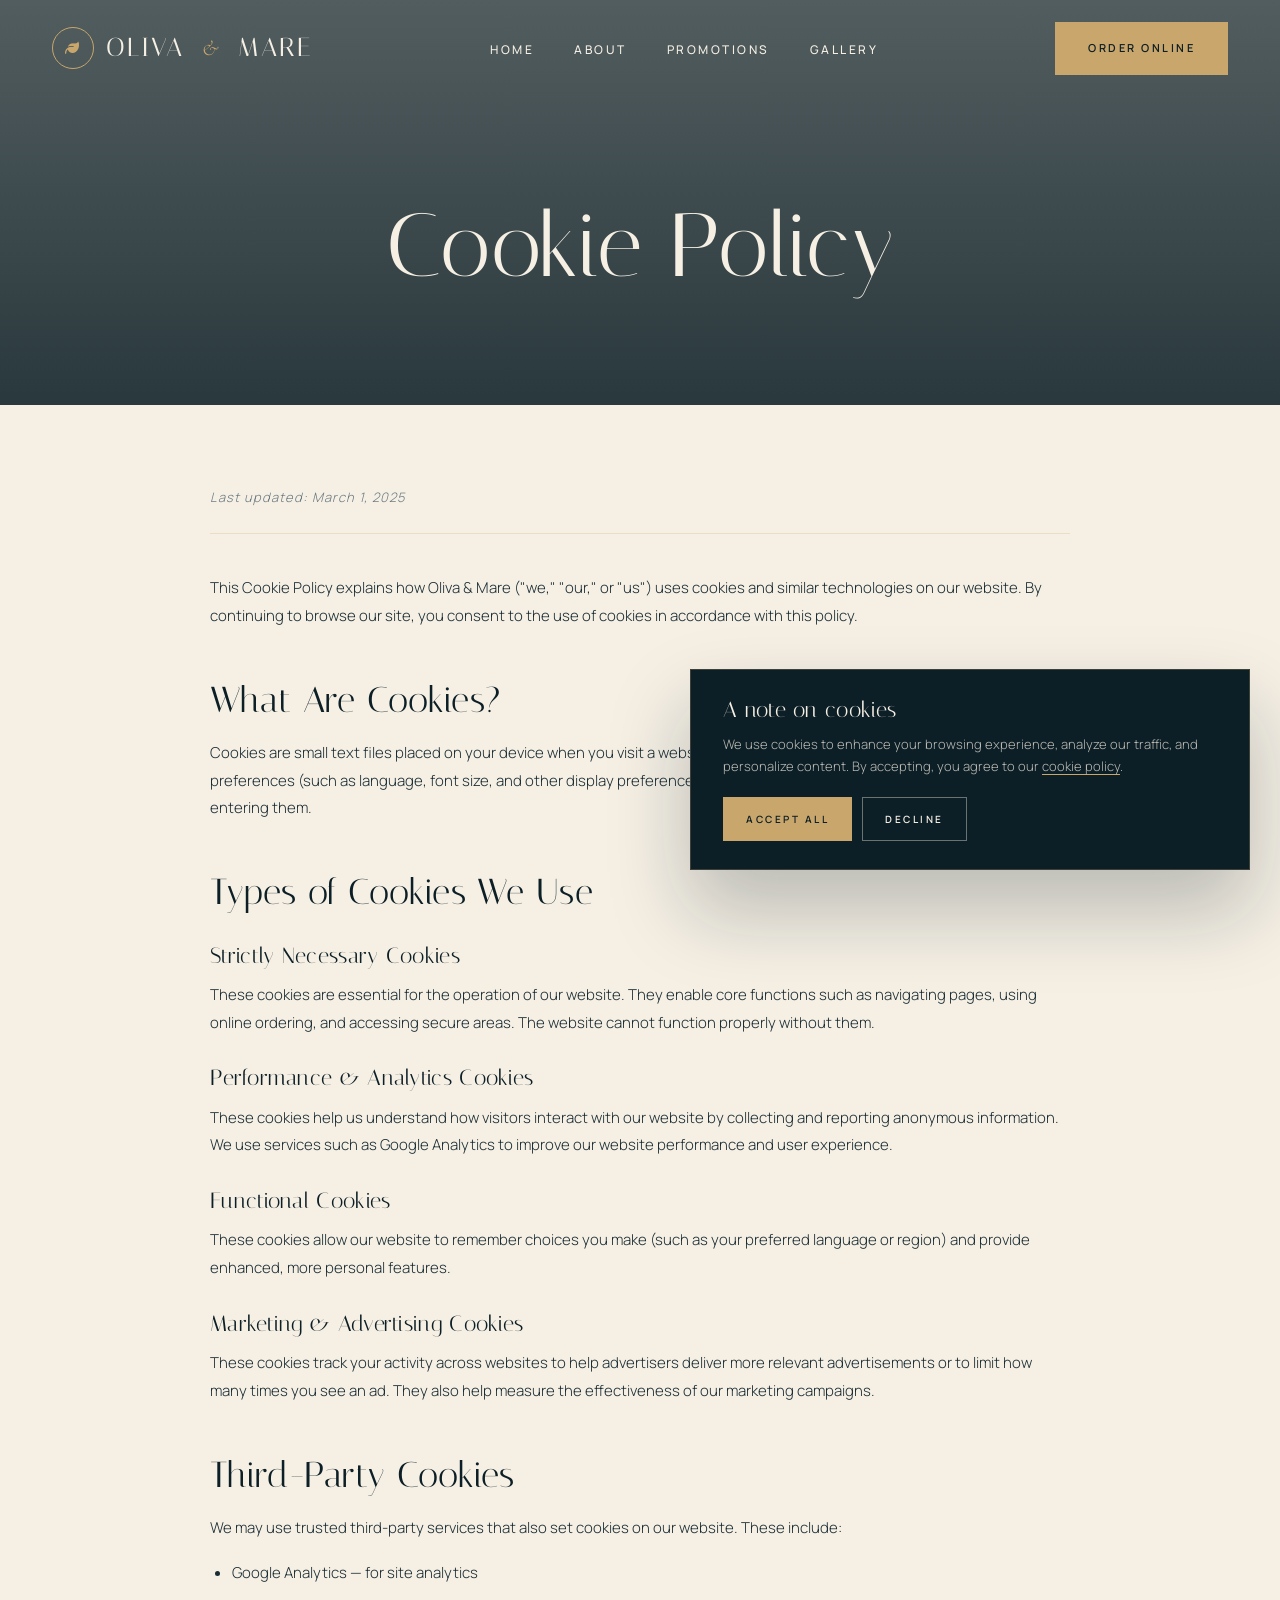
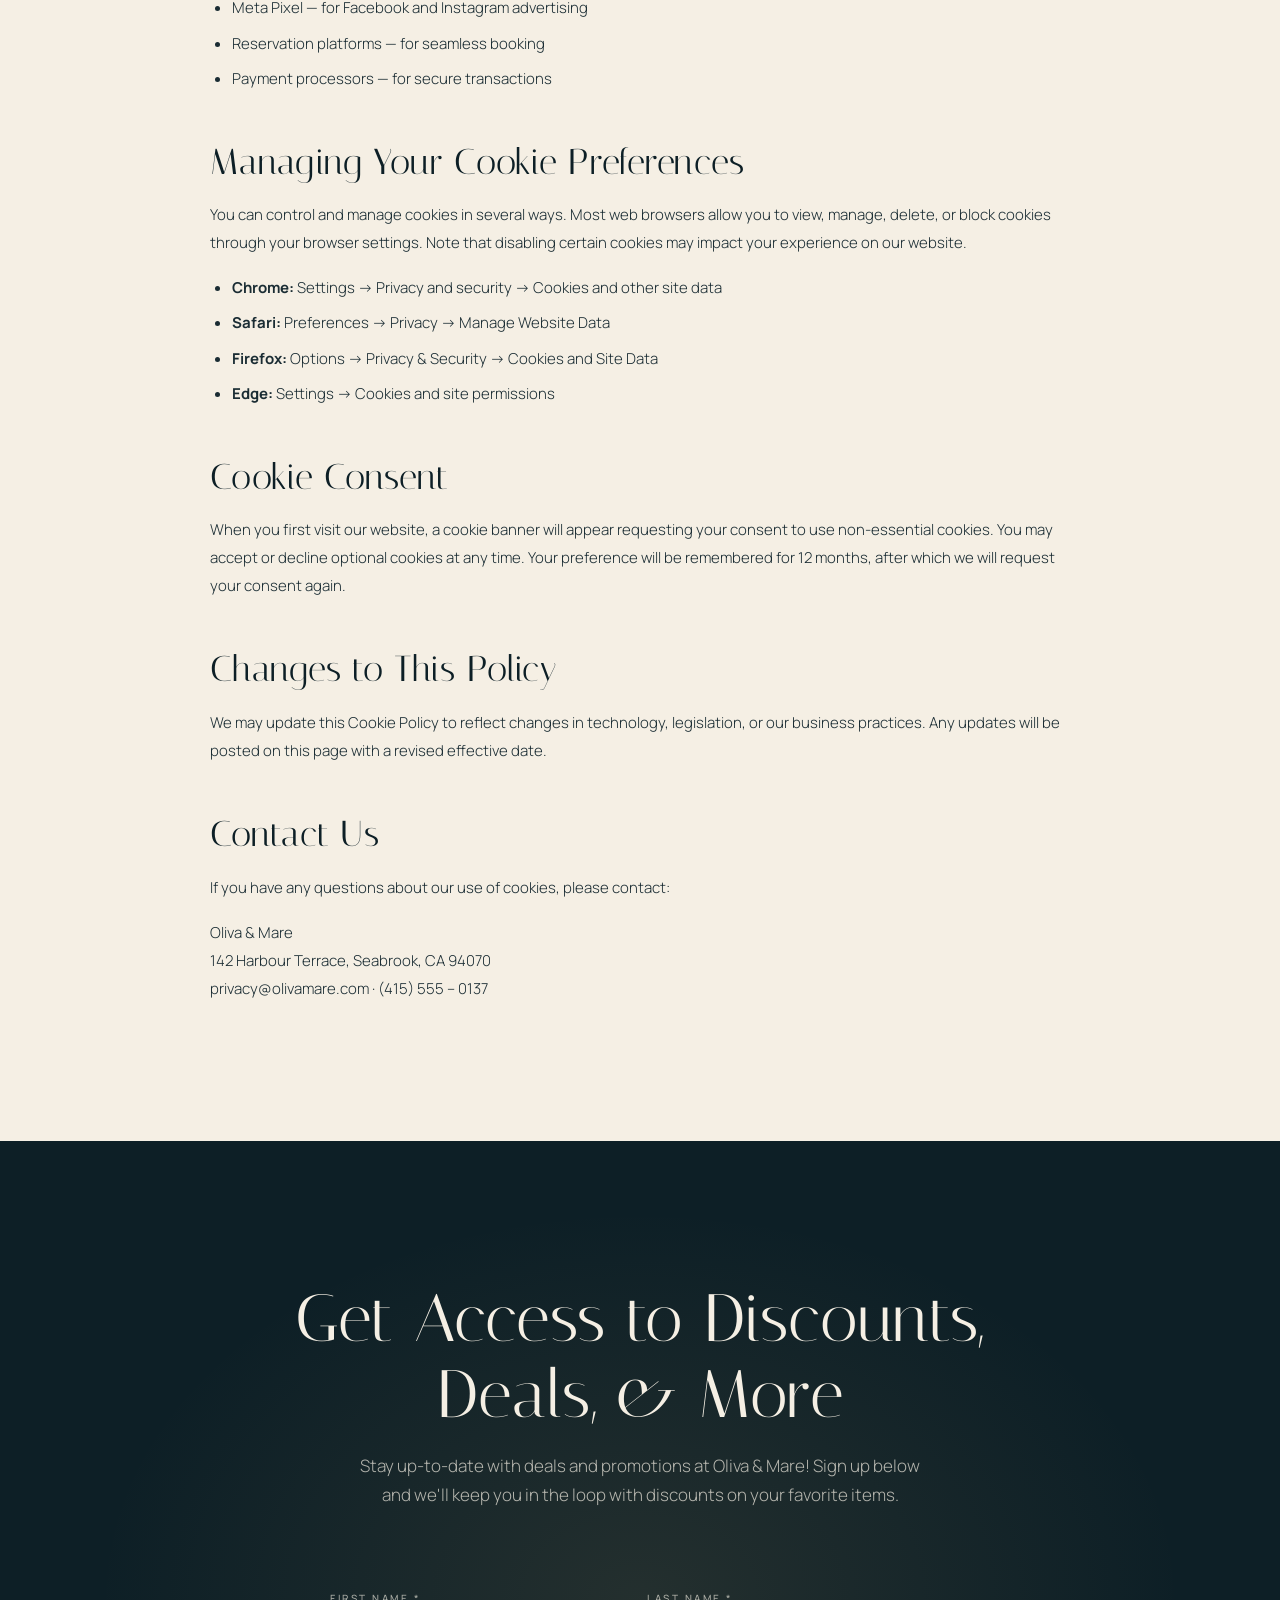
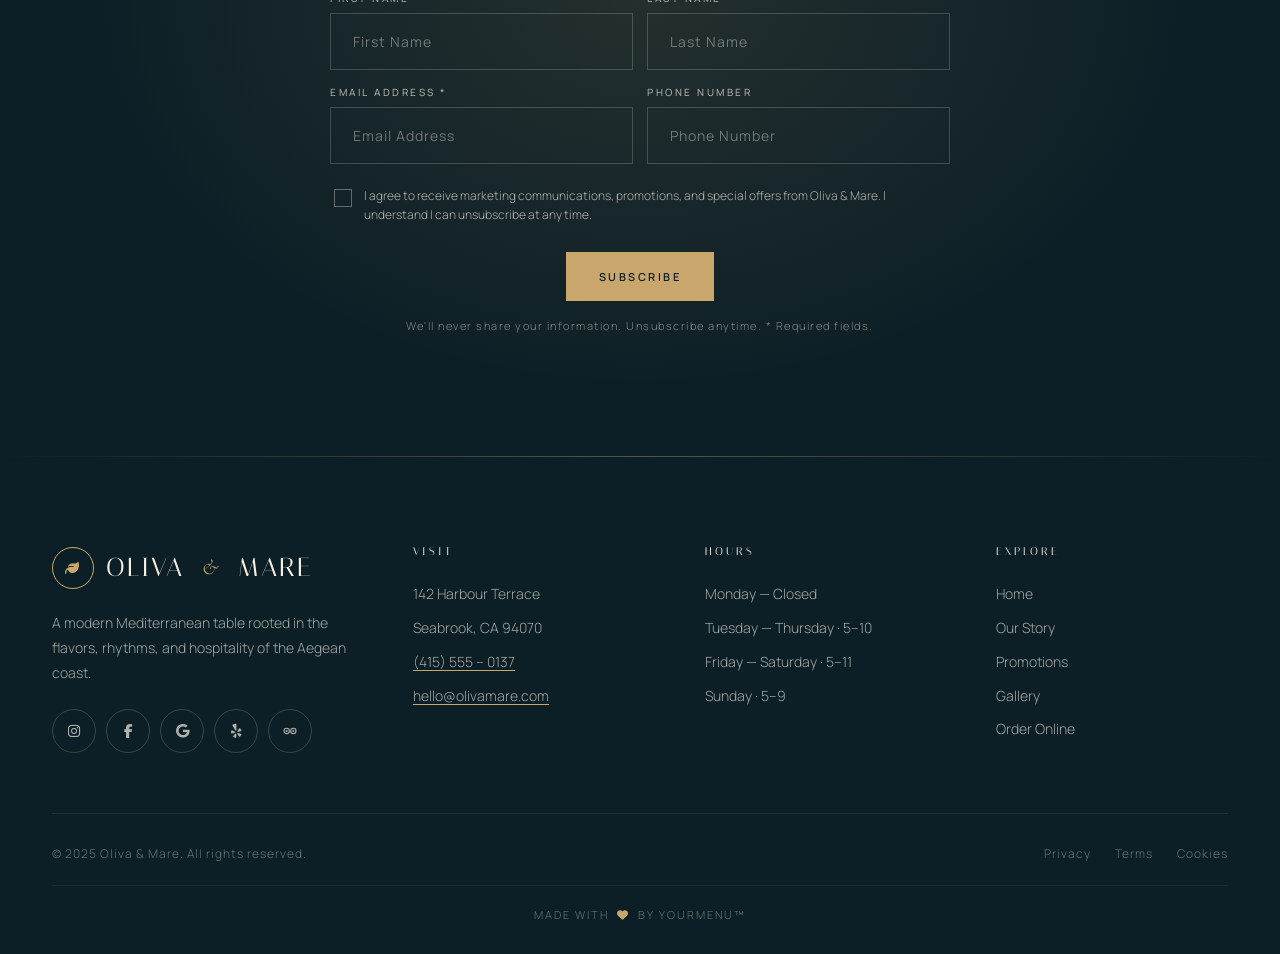
<file: cookies.html>
<!DOCTYPE html>
<html lang="en-US">
<head>
  <meta charset="UTF-8" />
  <meta name="viewport" content="width=device-width, initial-scale=1.0" />
  <meta name="theme-color" content="#f5efe4" media="(prefers-color-scheme: light)" />
  <meta name="theme-color" content="#0d1f26" media="(prefers-color-scheme: dark)" />
  <meta name="format-detection" content="telephone=no, address=no, email=no" />

  <title>Cookie Policy — Oliva &amp; Mare</title>
  <meta name="description" content="Cookie Policy for Oliva & Mare. How we use cookies and similar technologies on our website, and how you can manage your preferences." />
  <meta name="robots" content="noindex, follow" />
  <link rel="canonical" href="https://www.olivamare.com/cookies.html" />

  <link rel="icon" type="image/svg+xml" href="favicon.svg" />
  <link rel="alternate icon" href="favicon.svg" />
  <link rel="apple-touch-icon" href="favicon.svg" />
  <link rel="manifest" href="site.webmanifest" />
  <meta name="apple-mobile-web-app-title" content="Oliva &amp; Mare" />

  <link rel="preconnect" href="https://fonts.googleapis.com" />
  <link rel="preconnect" href="https://fonts.gstatic.com" crossorigin />
  <link rel="preconnect" href="https://cdnjs.cloudflare.com" crossorigin />
  <link rel="preconnect" href="https://images.unsplash.com" crossorigin />

  <link href="https://fonts.googleapis.com/css2?family=Cormorant+Garamond:ital,wght@0,300;0,400;0,500;0,600;1,300;1,400&family=Italiana&family=Manrope:wght@300;400;500;600;700&display=swap" rel="stylesheet" />
  <link rel="stylesheet" href="https://cdnjs.cloudflare.com/ajax/libs/font-awesome/6.5.1/css/all.min.css" />
  <link rel="stylesheet" href="css/styles.css" />
</head>
<body>
  <a class="skip-link" href="#main">Skip to main content</a>

  <header class="site-header scrolled" role="banner">
    <div class="container nav">
      <a href="index.html" class="brand">
        <span class="brand-mark" aria-hidden="true"><i class="fa-solid fa-leaf"></i></span>
        Oliva <em>&amp;</em> Mare
      </a>
      <nav class="primary-nav" aria-label="Primary">
        <ul class="nav-links">
          <li><a href="index.html">Home</a></li>
          <li><a href="about.html">About</a></li>
          <li><a href="promotions.html">Promotions</a></li>
          <li><a href="gallery.html">Gallery</a></li>
        </ul>
      </nav>
      <div class="nav-cta">
        <a href="https://order.yourmenu.com/tommystacos" class="btn btn-primary" aria-label="Order online from Oliva and Mare">Order Online</a>
        <button class="nav-toggle" aria-label="Toggle navigation menu" aria-expanded="false" aria-controls="nav-links">
          <span aria-hidden="true"></span><span aria-hidden="true"></span><span aria-hidden="true"></span>
        </button>
      </div>
    </div>
  </header>

  <main id="main">

  <section class="page-hero page-hero--short" aria-labelledby="page-title" style="--hero-img: url('https://images.unsplash.com/photo-1515516969-d4008cc6241a?auto=format&fit=crop&w=2000&q=85');">
    <div class="container">
      <span class="eyebrow" aria-hidden="true">Legal</span>
      <h1 id="page-title">Cookie <span class="italic">Policy</span></h1>
    </div>
  </section>

  <section class="legal-section" aria-labelledby="page-title">
    <div class="container">
      <article class="legal-content">
        <p class="last-updated">Last updated: March 1, 2025</p>

        <p>This Cookie Policy explains how Oliva &amp; Mare ("we," "our," or "us") uses cookies and similar technologies on our website. By continuing to browse our site, you consent to the use of cookies in accordance with this policy.</p>

        <h2>What Are Cookies?</h2>
        <p>Cookies are small text files placed on your device when you visit a website. They allow a site to remember your actions and preferences (such as language, font size, and other display preferences) over a period of time, so you don't have to keep re-entering them.</p>

        <h2>Types of Cookies We Use</h2>

        <h3>Strictly Necessary Cookies</h3>
        <p>These cookies are essential for the operation of our website. They enable core functions such as navigating pages, using online ordering, and accessing secure areas. The website cannot function properly without them.</p>

        <h3>Performance &amp; Analytics Cookies</h3>
        <p>These cookies help us understand how visitors interact with our website by collecting and reporting anonymous information. We use services such as Google Analytics to improve our website performance and user experience.</p>

        <h3>Functional Cookies</h3>
        <p>These cookies allow our website to remember choices you make (such as your preferred language or region) and provide enhanced, more personal features.</p>

        <h3>Marketing &amp; Advertising Cookies</h3>
        <p>These cookies track your activity across websites to help advertisers deliver more relevant advertisements or to limit how many times you see an ad. They also help measure the effectiveness of our marketing campaigns.</p>

        <h2>Third-Party Cookies</h2>
        <p>We may use trusted third-party services that also set cookies on our website. These include:</p>
        <ul>
          <li>Google Analytics — for site analytics</li>
          <li>Meta Pixel — for Facebook and Instagram advertising</li>
          <li>Reservation platforms — for seamless booking</li>
          <li>Payment processors — for secure transactions</li>
        </ul>

        <h2>Managing Your Cookie Preferences</h2>
        <p>You can control and manage cookies in several ways. Most web browsers allow you to view, manage, delete, or block cookies through your browser settings. Note that disabling certain cookies may impact your experience on our website.</p>

        <ul>
          <li><strong>Chrome:</strong> Settings → Privacy and security → Cookies and other site data</li>
          <li><strong>Safari:</strong> Preferences → Privacy → Manage Website Data</li>
          <li><strong>Firefox:</strong> Options → Privacy &amp; Security → Cookies and Site Data</li>
          <li><strong>Edge:</strong> Settings → Cookies and site permissions</li>
        </ul>

        <h2>Cookie Consent</h2>
        <p>When you first visit our website, a cookie banner will appear requesting your consent to use non-essential cookies. You may accept or decline optional cookies at any time. Your preference will be remembered for 12 months, after which we will request your consent again.</p>

        <h2>Changes to This Policy</h2>
        <p>We may update this Cookie Policy to reflect changes in technology, legislation, or our business practices. Any updates will be posted on this page with a revised effective date.</p>

        <h2>Contact Us</h2>
        <p>If you have any questions about our use of cookies, please contact:</p>
        <p>
          Oliva &amp; Mare<br/>
          142 Harbour Terrace, Seabrook, CA 94070<br/>
          privacy@olivamare.com · (415) 555 – 0137
        </p>
      </article>
    </div>
  </section>

  </main>

  <!-- Subscribe -->
  <section class="subscribe" aria-labelledby="subscribe-title">
    <div class="container">
      <div class="section-head fade-in">
        <h2 id="subscribe-title">Get Access to <span class="italic">Discounts, Deals, &amp; More</span></h2>
        <p>Stay up-to-date with deals and promotions at Oliva &amp; Mare! Sign up below and we'll keep you in the loop with discounts on your favorite items.</p>
      </div>

      <form class="sub-form fade-in" onsubmit="return false;" aria-labelledby="subscribe-title" novalidate>
        <div class="sub-row">
          <div class="sub-field">
            <label for="sub-first">First Name <span aria-hidden="true">*</span></label>
            <input id="sub-first" type="text" name="firstName" placeholder="First Name" required autocomplete="given-name" aria-required="true" />
          </div>
          <div class="sub-field">
            <label for="sub-last">Last Name <span aria-hidden="true">*</span></label>
            <input id="sub-last" type="text" name="lastName" placeholder="Last Name" required autocomplete="family-name" aria-required="true" />
          </div>
        </div>
        <div class="sub-row">
          <div class="sub-field">
            <label for="sub-email">Email Address <span aria-hidden="true">*</span></label>
            <input id="sub-email" type="email" name="email" placeholder="Email Address" required autocomplete="email" aria-required="true" />
          </div>
          <div class="sub-field">
            <label for="sub-phone">Phone Number</label>
            <input id="sub-phone" type="tel" name="phone" placeholder="Phone Number" autocomplete="tel" />
          </div>
        </div>
        <label class="sub-consent" for="sub-consent">
          <input id="sub-consent" type="checkbox" name="consent" required aria-required="true" />
          <span>I agree to receive marketing communications, promotions, and special offers from Oliva &amp; Mare. I understand I can unsubscribe at any time.</span>
        </label>
        <button class="btn btn-primary sub-submit" type="submit">Subscribe</button>
      </form>
      <p class="sub-note">We'll never share your information. Unsubscribe anytime. <span aria-hidden="true">*</span> Required fields.</p>
    </div>
  </section>

  <footer class="site-footer" role="contentinfo">
    <div class="container">
      <div class="footer-grid">
        <div>
          <a href="index.html" class="brand brand--gold">
            <span class="brand-mark" aria-hidden="true"><i class="fa-solid fa-leaf"></i></span>
            Oliva <em>&amp;</em> Mare
          </a>
          <p>A modern Mediterranean table rooted in the flavors, rhythms, and hospitality of the Aegean coast.</p>
          <nav class="footer-social" aria-label="Social media">
            <a href="#" aria-label="Follow us on Instagram" rel="noopener"><i class="fa-brands fa-instagram" aria-hidden="true"></i></a>
            <a href="#" aria-label="Follow us on Facebook" rel="noopener"><i class="fa-brands fa-facebook-f" aria-hidden="true"></i></a>
            <a href="#" aria-label="Review us on Google" rel="noopener"><i class="fa-brands fa-google" aria-hidden="true"></i></a>
            <a href="#" aria-label="Find us on Yelp" rel="noopener"><i class="fa-brands fa-yelp" aria-hidden="true"></i></a>
            <a href="#" aria-label="Review us on TripAdvisor" rel="noopener"><svg class="social-svg" xmlns="http://www.w3.org/2000/svg" viewBox="0 0 24 24" fill="currentColor" aria-hidden="true"><circle cx="7" cy="12" r="4" fill="none" stroke="currentColor" stroke-width="1.6"/><circle cx="7" cy="12" r="1.5"/><circle cx="17" cy="12" r="4" fill="none" stroke="currentColor" stroke-width="1.6"/><circle cx="17" cy="12" r="1.5"/></svg></a>
          </nav>
        </div>
        <div>
          <h5>Visit</h5>
          <address>
            <ul>
              <li>142 Harbour Terrace</li>
              <li>Seabrook, CA 94070</li>
              <li><a href="tel:+14155550137" aria-label="Call us">(415) 555 – 0137</a></li>
              <li><a href="mailto:hello@olivamare.com">hello@olivamare.com</a></li>
            </ul>
          </address>
        </div>
        <div>
          <h5>Hours</h5>
          <ul>
            <li>Monday — Closed</li>
            <li>Tuesday — Thursday · 5–10</li>
            <li>Friday — Saturday · 5–11</li>
            <li>Sunday · 5–9</li>
          </ul>
        </div>
        <nav aria-label="Footer">
          <h5>Explore</h5>
          <ul>
            <li><a href="index.html">Home</a></li>
            <li><a href="about.html">Our Story</a></li>
            <li><a href="promotions.html">Promotions</a></li>
            <li><a href="gallery.html">Gallery</a></li>
            <li><a href="https://order.yourmenu.com/tommystacos">Order Online</a></li>
          </ul>
        </nav>
      </div>
      <div class="footer-bottom">
        <div>© 2025 Oliva &amp; Mare. All rights reserved.</div>
        <div class="footer-legal">
          <a href="privacy.html">Privacy</a>
          <a href="terms.html">Terms</a>
          <a href="cookies.html">Cookies</a>
        </div>
      </div>
      <div class="footer-credit"><a href="https://yourmenu.com/" target="_blank" rel="noopener noreferrer">Made with <i class="fa-solid fa-heart icon-heart" aria-hidden="true"></i> by YourMenu&trade;</a></div>
    </div>
  </footer>

  <!-- Cookie banner -->
  <div class="cookie-banner" id="cookieBanner" role="region" aria-labelledby="cookie-title" aria-describedby="cookie-desc">
    <h4 id="cookie-title">A note on cookies</h4>
    <p id="cookie-desc">We use cookies to enhance your browsing experience, analyze our traffic, and personalize content. By accepting, you agree to our <a href="cookies.html">cookie policy</a>.</p>
    <div class="cookie-actions">
      <button class="btn btn-primary" data-accept type="button">Accept All</button>
      <button class="btn btn-ghost" data-decline type="button">Decline</button>
    </div>
  </div>

  <script src="js/main.js"></script>
</body>
</html>
</file>
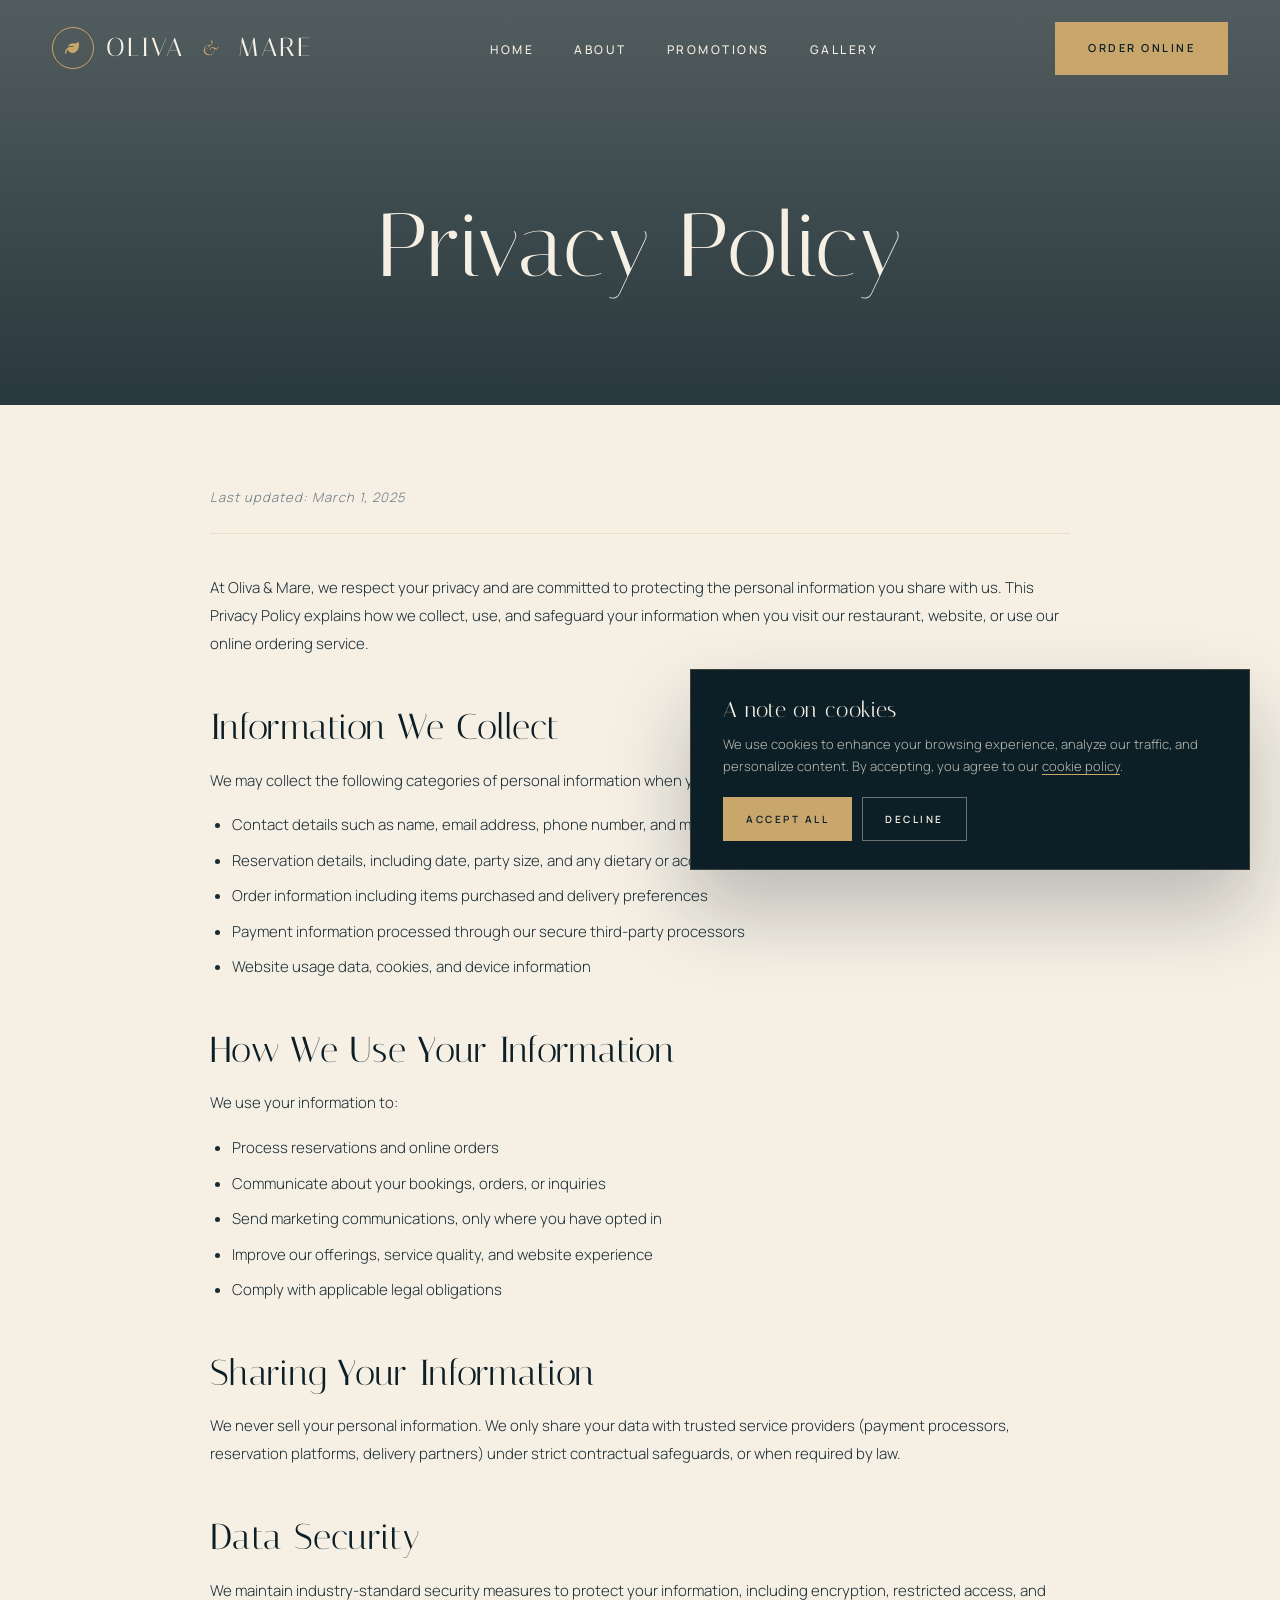
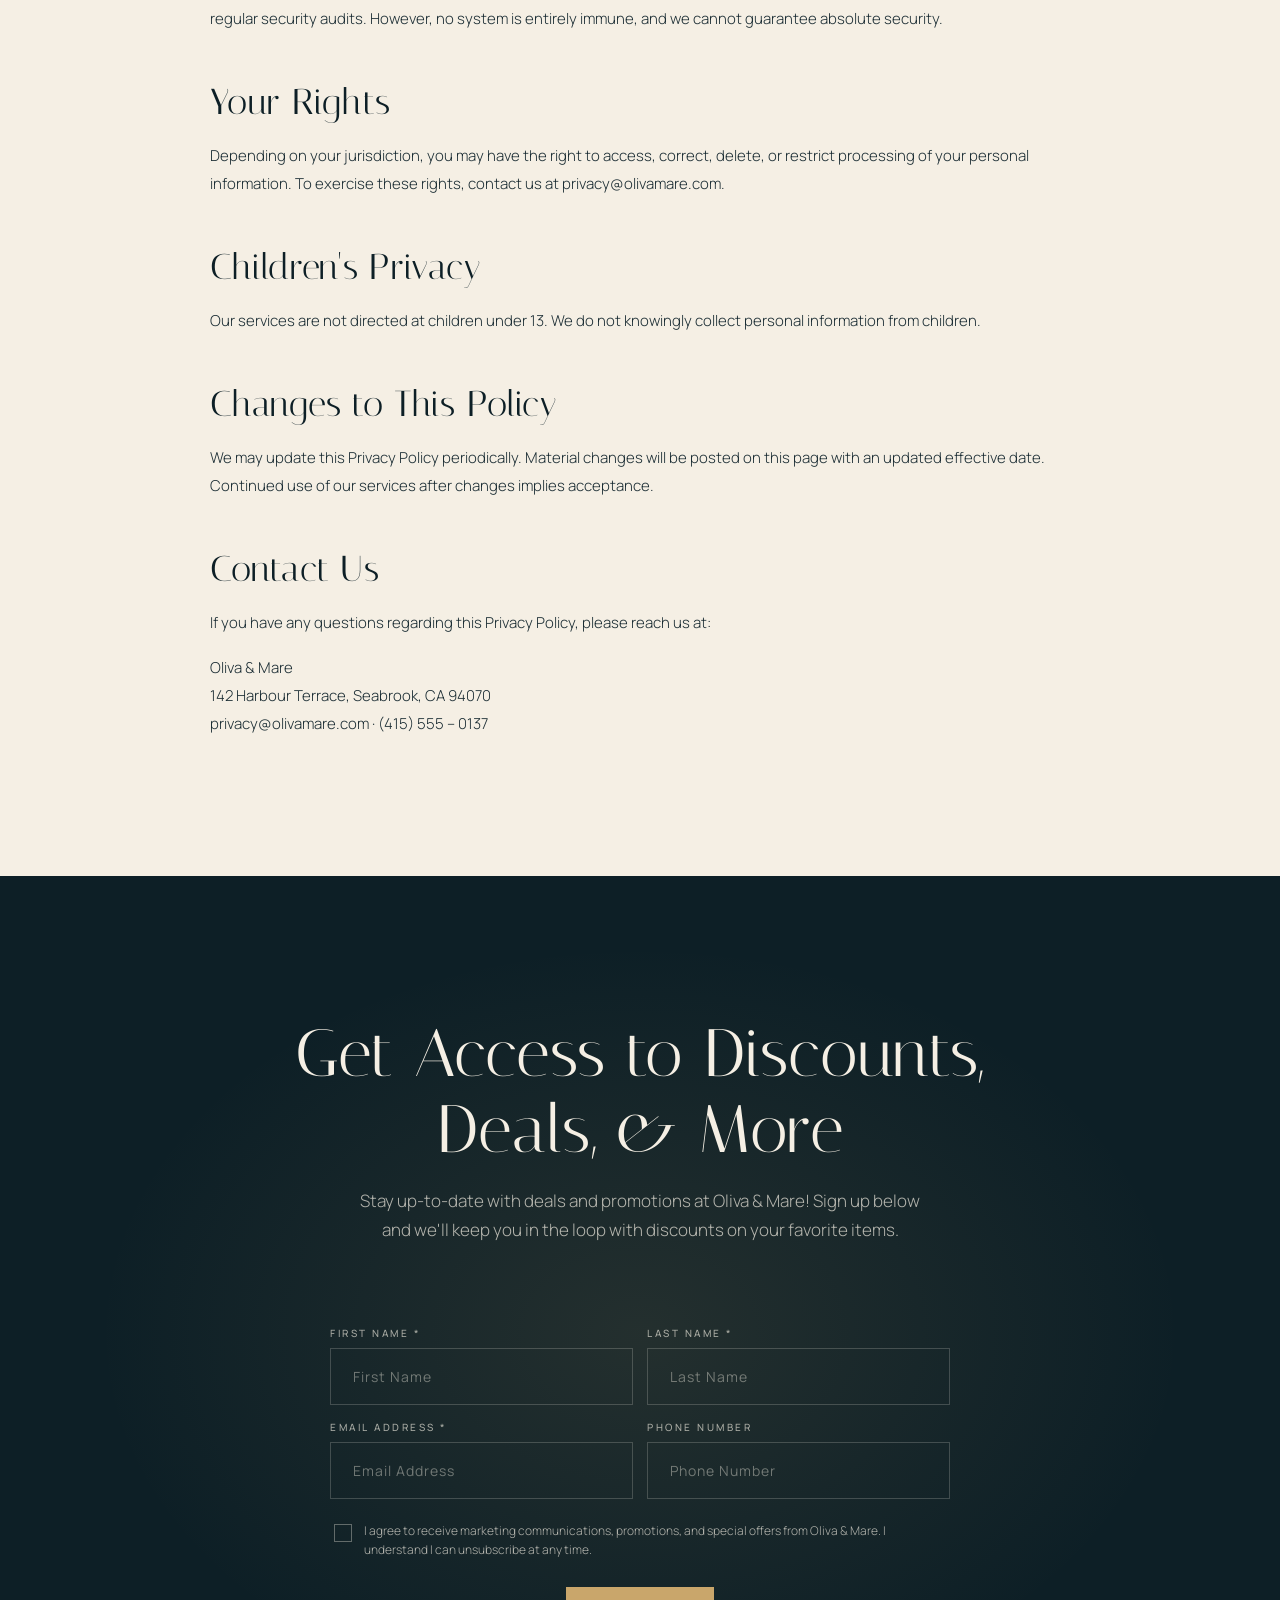
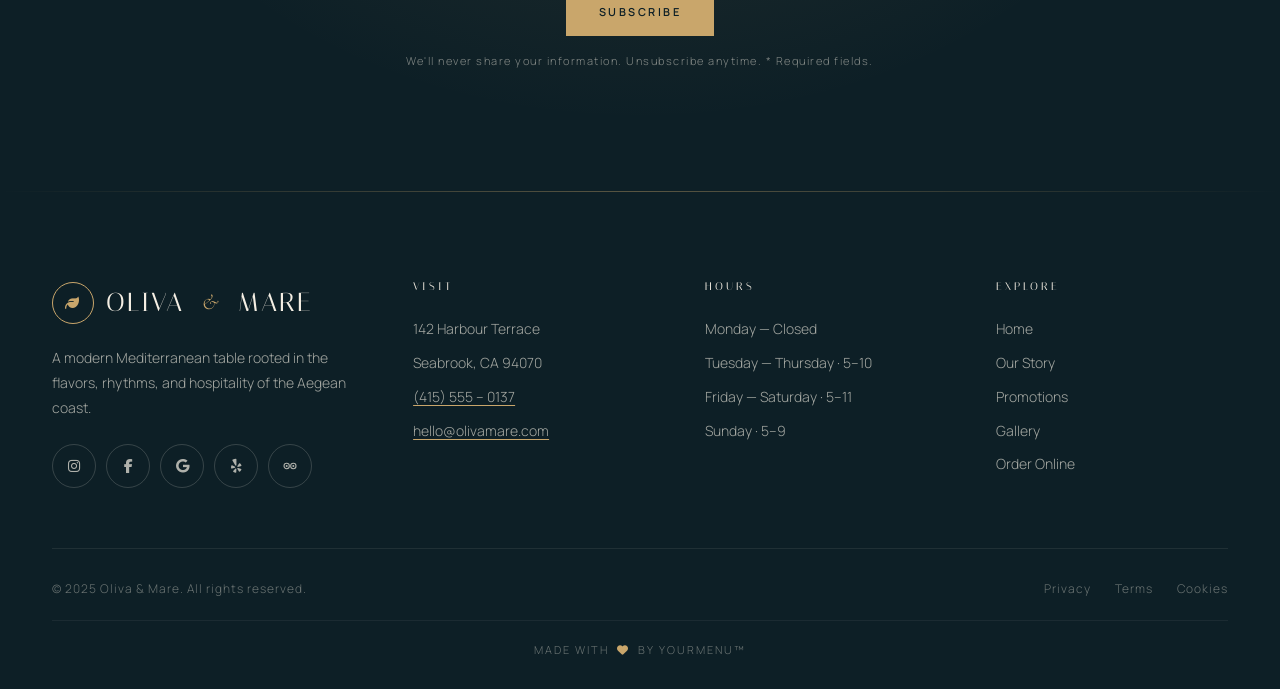
<file: privacy.html>
<!DOCTYPE html>
<html lang="en-US">
<head>
  <meta charset="UTF-8" />
  <meta name="viewport" content="width=device-width, initial-scale=1.0" />
  <meta name="theme-color" content="#f5efe4" media="(prefers-color-scheme: light)" />
  <meta name="theme-color" content="#0d1f26" media="(prefers-color-scheme: dark)" />
  <meta name="format-detection" content="telephone=no, address=no, email=no" />

  <title>Privacy Policy — Oliva &amp; Mare</title>
  <meta name="description" content="Privacy Policy for Oliva & Mare. Learn how we collect, use, and protect your personal information when you visit our restaurant or website." />
  <meta name="robots" content="noindex, follow" />
  <link rel="canonical" href="https://www.olivamare.com/privacy.html" />

  <link rel="icon" type="image/svg+xml" href="favicon.svg" />
  <link rel="alternate icon" href="favicon.svg" />
  <link rel="apple-touch-icon" href="favicon.svg" />
  <link rel="manifest" href="site.webmanifest" />
  <meta name="apple-mobile-web-app-title" content="Oliva &amp; Mare" />

  <link rel="preconnect" href="https://fonts.googleapis.com" />
  <link rel="preconnect" href="https://fonts.gstatic.com" crossorigin />
  <link rel="preconnect" href="https://cdnjs.cloudflare.com" crossorigin />
  <link rel="preconnect" href="https://images.unsplash.com" crossorigin />

  <link href="https://fonts.googleapis.com/css2?family=Cormorant+Garamond:ital,wght@0,300;0,400;0,500;0,600;1,300;1,400&family=Italiana&family=Manrope:wght@300;400;500;600;700&display=swap" rel="stylesheet" />
  <link rel="stylesheet" href="https://cdnjs.cloudflare.com/ajax/libs/font-awesome/6.5.1/css/all.min.css" />
  <link rel="stylesheet" href="css/styles.css" />
</head>
<body>
  <a class="skip-link" href="#main">Skip to main content</a>

  <header class="site-header scrolled" role="banner">
    <div class="container nav">
      <a href="index.html" class="brand">
        <span class="brand-mark" aria-hidden="true"><i class="fa-solid fa-leaf"></i></span>
        Oliva <em>&amp;</em> Mare
      </a>
      <nav class="primary-nav" aria-label="Primary">
        <ul class="nav-links">
          <li><a href="index.html">Home</a></li>
          <li><a href="about.html">About</a></li>
          <li><a href="promotions.html">Promotions</a></li>
          <li><a href="gallery.html">Gallery</a></li>
        </ul>
      </nav>
      <div class="nav-cta">
        <a href="https://order.yourmenu.com/tommystacos" class="btn btn-primary" aria-label="Order online from Oliva and Mare">Order Online</a>
        <button class="nav-toggle" aria-label="Toggle navigation menu" aria-expanded="false" aria-controls="nav-links">
          <span aria-hidden="true"></span><span aria-hidden="true"></span><span aria-hidden="true"></span>
        </button>
      </div>
    </div>
  </header>

  <main id="main">

  <section class="page-hero page-hero--short" aria-labelledby="page-title" style="--hero-img: url('https://images.unsplash.com/photo-1560717789-0ac7c58ac90a?auto=format&fit=crop&w=2000&q=85');">
    <div class="container">
      <span class="eyebrow" aria-hidden="true">Legal</span>
      <h1 id="page-title">Privacy <span class="italic">Policy</span></h1>
    </div>
  </section>

  <section class="legal-section" aria-labelledby="page-title">
    <div class="container">
      <article class="legal-content">
        <p class="last-updated">Last updated: March 1, 2025</p>

        <p>At Oliva &amp; Mare, we respect your privacy and are committed to protecting the personal information you share with us. This Privacy Policy explains how we collect, use, and safeguard your information when you visit our restaurant, website, or use our online ordering service.</p>

        <h2>Information We Collect</h2>
        <p>We may collect the following categories of personal information when you interact with us:</p>
        <ul>
          <li>Contact details such as name, email address, phone number, and mailing address</li>
          <li>Reservation details, including date, party size, and any dietary or access requirements</li>
          <li>Order information including items purchased and delivery preferences</li>
          <li>Payment information processed through our secure third-party processors</li>
          <li>Website usage data, cookies, and device information</li>
        </ul>

        <h2>How We Use Your Information</h2>
        <p>We use your information to:</p>
        <ul>
          <li>Process reservations and online orders</li>
          <li>Communicate about your bookings, orders, or inquiries</li>
          <li>Send marketing communications, only where you have opted in</li>
          <li>Improve our offerings, service quality, and website experience</li>
          <li>Comply with applicable legal obligations</li>
        </ul>

        <h2>Sharing Your Information</h2>
        <p>We never sell your personal information. We only share your data with trusted service providers (payment processors, reservation platforms, delivery partners) under strict contractual safeguards, or when required by law.</p>

        <h2>Data Security</h2>
        <p>We maintain industry-standard security measures to protect your information, including encryption, restricted access, and regular security audits. However, no system is entirely immune, and we cannot guarantee absolute security.</p>

        <h2>Your Rights</h2>
        <p>Depending on your jurisdiction, you may have the right to access, correct, delete, or restrict processing of your personal information. To exercise these rights, contact us at privacy@olivamare.com.</p>

        <h2>Children's Privacy</h2>
        <p>Our services are not directed at children under 13. We do not knowingly collect personal information from children.</p>

        <h2>Changes to This Policy</h2>
        <p>We may update this Privacy Policy periodically. Material changes will be posted on this page with an updated effective date. Continued use of our services after changes implies acceptance.</p>

        <h2>Contact Us</h2>
        <p>If you have any questions regarding this Privacy Policy, please reach us at:</p>
        <p>
          Oliva &amp; Mare<br/>
          142 Harbour Terrace, Seabrook, CA 94070<br/>
          privacy@olivamare.com · (415) 555 – 0137
        </p>
      </article>
    </div>
  </section>

  </main>

  <!-- Subscribe -->
  <section class="subscribe" aria-labelledby="subscribe-title">
    <div class="container">
      <div class="section-head fade-in">
        <h2 id="subscribe-title">Get Access to <span class="italic">Discounts, Deals, &amp; More</span></h2>
        <p>Stay up-to-date with deals and promotions at Oliva &amp; Mare! Sign up below and we'll keep you in the loop with discounts on your favorite items.</p>
      </div>

      <form class="sub-form fade-in" onsubmit="return false;" aria-labelledby="subscribe-title" novalidate>
        <div class="sub-row">
          <div class="sub-field">
            <label for="sub-first">First Name <span aria-hidden="true">*</span></label>
            <input id="sub-first" type="text" name="firstName" placeholder="First Name" required autocomplete="given-name" aria-required="true" />
          </div>
          <div class="sub-field">
            <label for="sub-last">Last Name <span aria-hidden="true">*</span></label>
            <input id="sub-last" type="text" name="lastName" placeholder="Last Name" required autocomplete="family-name" aria-required="true" />
          </div>
        </div>
        <div class="sub-row">
          <div class="sub-field">
            <label for="sub-email">Email Address <span aria-hidden="true">*</span></label>
            <input id="sub-email" type="email" name="email" placeholder="Email Address" required autocomplete="email" aria-required="true" />
          </div>
          <div class="sub-field">
            <label for="sub-phone">Phone Number</label>
            <input id="sub-phone" type="tel" name="phone" placeholder="Phone Number" autocomplete="tel" />
          </div>
        </div>
        <label class="sub-consent" for="sub-consent">
          <input id="sub-consent" type="checkbox" name="consent" required aria-required="true" />
          <span>I agree to receive marketing communications, promotions, and special offers from Oliva &amp; Mare. I understand I can unsubscribe at any time.</span>
        </label>
        <button class="btn btn-primary sub-submit" type="submit">Subscribe</button>
      </form>
      <p class="sub-note">We'll never share your information. Unsubscribe anytime. <span aria-hidden="true">*</span> Required fields.</p>
    </div>
  </section>

  <footer class="site-footer" role="contentinfo">
    <div class="container">
      <div class="footer-grid">
        <div>
          <a href="index.html" class="brand brand--gold">
            <span class="brand-mark" aria-hidden="true"><i class="fa-solid fa-leaf"></i></span>
            Oliva <em>&amp;</em> Mare
          </a>
          <p>A modern Mediterranean table rooted in the flavors, rhythms, and hospitality of the Aegean coast.</p>
          <nav class="footer-social" aria-label="Social media">
            <a href="#" aria-label="Follow us on Instagram" rel="noopener"><i class="fa-brands fa-instagram" aria-hidden="true"></i></a>
            <a href="#" aria-label="Follow us on Facebook" rel="noopener"><i class="fa-brands fa-facebook-f" aria-hidden="true"></i></a>
            <a href="#" aria-label="Review us on Google" rel="noopener"><i class="fa-brands fa-google" aria-hidden="true"></i></a>
            <a href="#" aria-label="Find us on Yelp" rel="noopener"><i class="fa-brands fa-yelp" aria-hidden="true"></i></a>
            <a href="#" aria-label="Review us on TripAdvisor" rel="noopener"><svg class="social-svg" xmlns="http://www.w3.org/2000/svg" viewBox="0 0 24 24" fill="currentColor" aria-hidden="true"><circle cx="7" cy="12" r="4" fill="none" stroke="currentColor" stroke-width="1.6"/><circle cx="7" cy="12" r="1.5"/><circle cx="17" cy="12" r="4" fill="none" stroke="currentColor" stroke-width="1.6"/><circle cx="17" cy="12" r="1.5"/></svg></a>
          </nav>
        </div>
        <div>
          <h5>Visit</h5>
          <address>
            <ul>
              <li>142 Harbour Terrace</li>
              <li>Seabrook, CA 94070</li>
              <li><a href="tel:+14155550137" aria-label="Call us">(415) 555 – 0137</a></li>
              <li><a href="mailto:hello@olivamare.com">hello@olivamare.com</a></li>
            </ul>
          </address>
        </div>
        <div>
          <h5>Hours</h5>
          <ul>
            <li>Monday — Closed</li>
            <li>Tuesday — Thursday · 5–10</li>
            <li>Friday — Saturday · 5–11</li>
            <li>Sunday · 5–9</li>
          </ul>
        </div>
        <nav aria-label="Footer">
          <h5>Explore</h5>
          <ul>
            <li><a href="index.html">Home</a></li>
            <li><a href="about.html">Our Story</a></li>
            <li><a href="promotions.html">Promotions</a></li>
            <li><a href="gallery.html">Gallery</a></li>
            <li><a href="https://order.yourmenu.com/tommystacos">Order Online</a></li>
          </ul>
        </nav>
      </div>
      <div class="footer-bottom">
        <div>© 2025 Oliva &amp; Mare. All rights reserved.</div>
        <div class="footer-legal">
          <a href="privacy.html">Privacy</a>
          <a href="terms.html">Terms</a>
          <a href="cookies.html">Cookies</a>
        </div>
      </div>
      <div class="footer-credit"><a href="https://yourmenu.com/" target="_blank" rel="noopener noreferrer">Made with <i class="fa-solid fa-heart icon-heart" aria-hidden="true"></i> by YourMenu&trade;</a></div>
    </div>
  </footer>

  <!-- Cookie banner -->
  <div class="cookie-banner" id="cookieBanner" role="region" aria-labelledby="cookie-title" aria-describedby="cookie-desc">
    <h4 id="cookie-title">A note on cookies</h4>
    <p id="cookie-desc">We use cookies to enhance your browsing experience, analyze our traffic, and personalize content. By accepting, you agree to our <a href="cookies.html">cookie policy</a>.</p>
    <div class="cookie-actions">
      <button class="btn btn-primary" data-accept type="button">Accept All</button>
      <button class="btn btn-ghost" data-decline type="button">Decline</button>
    </div>
  </div>

  <script src="js/main.js"></script>
</body>
</html>
</file>
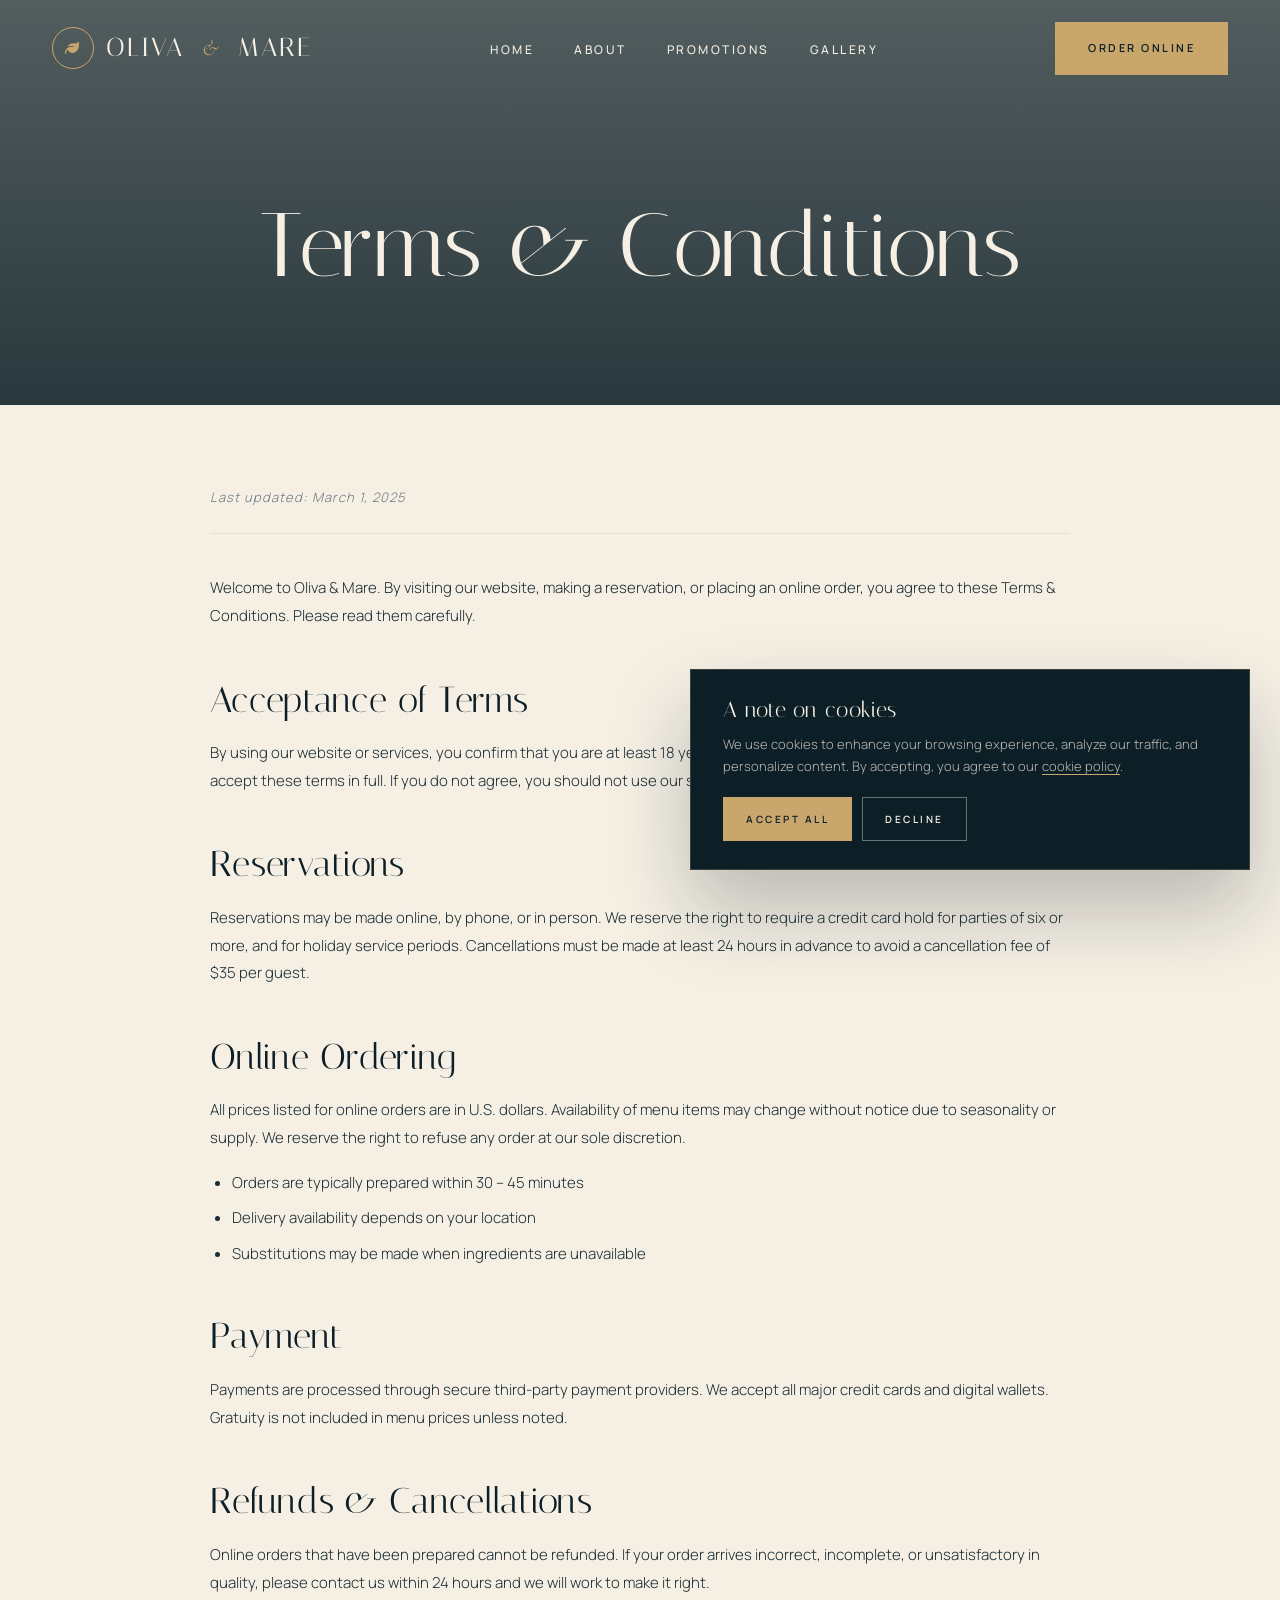
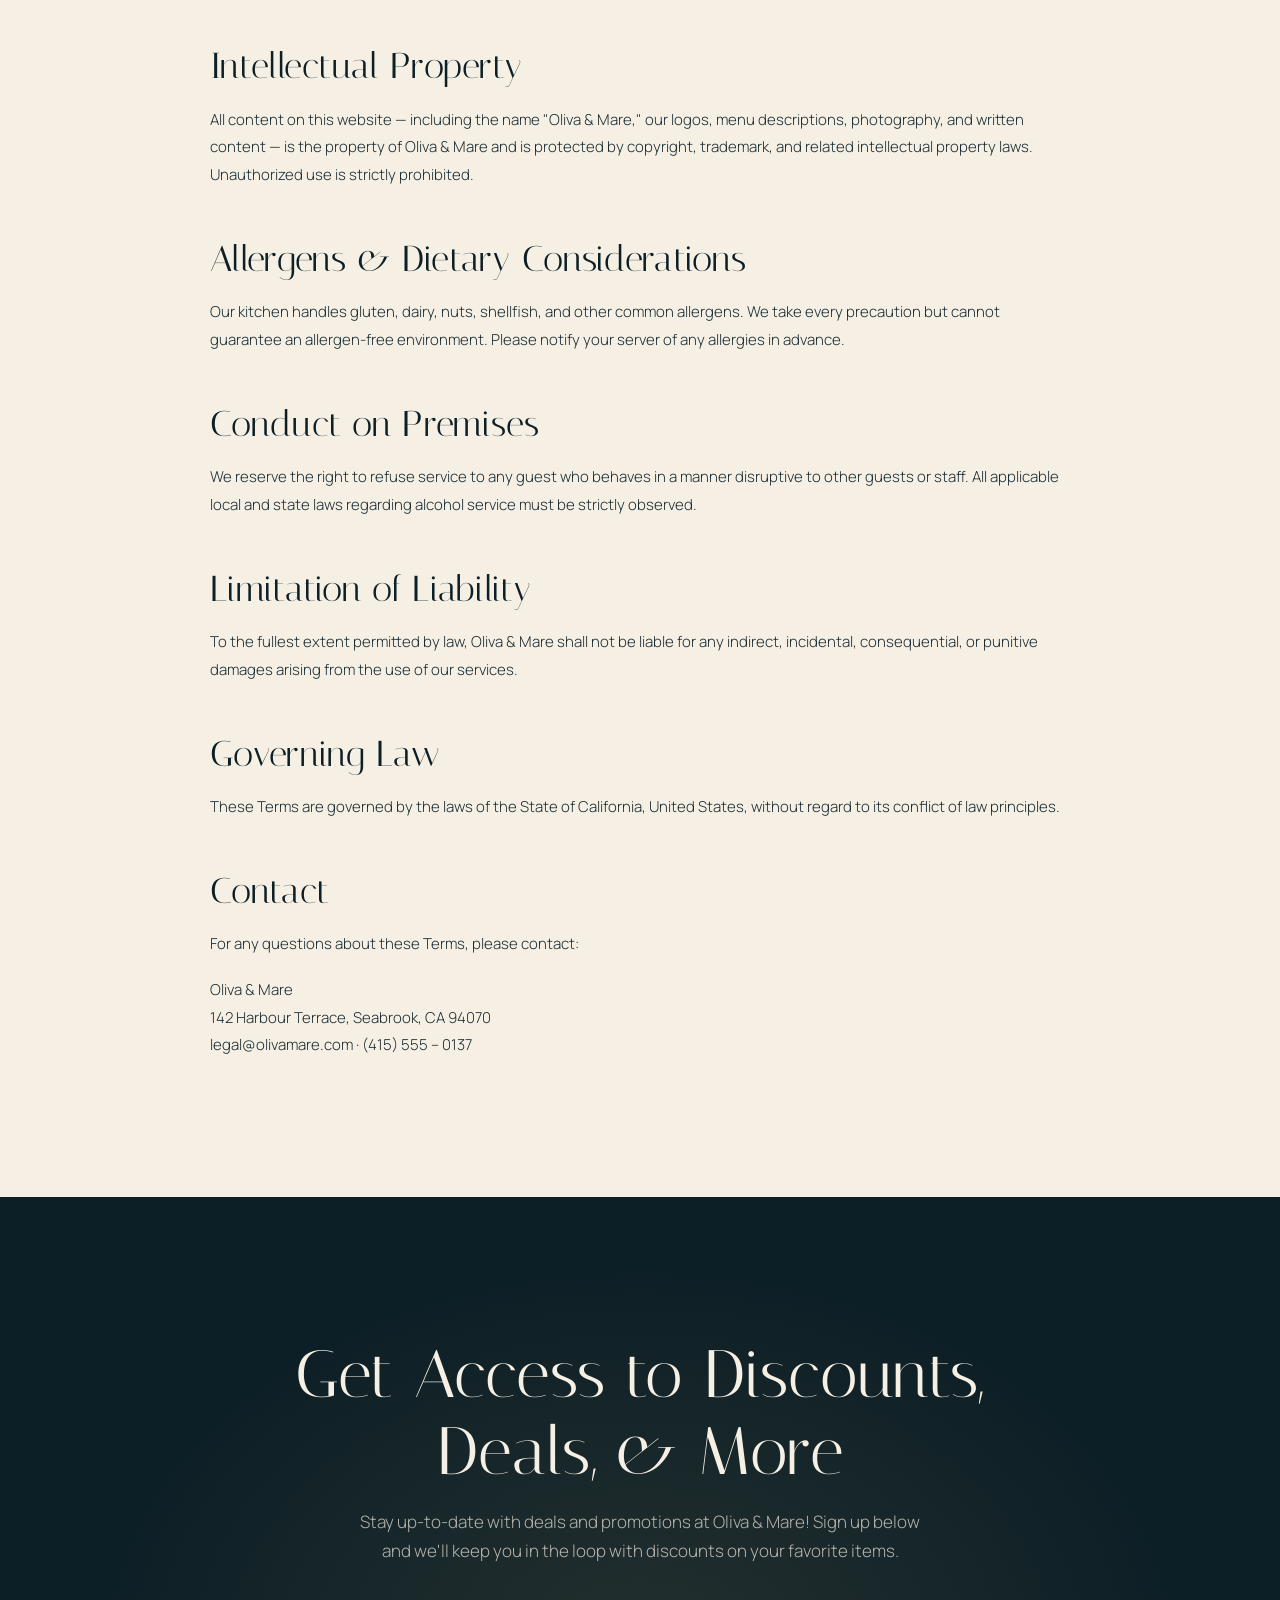
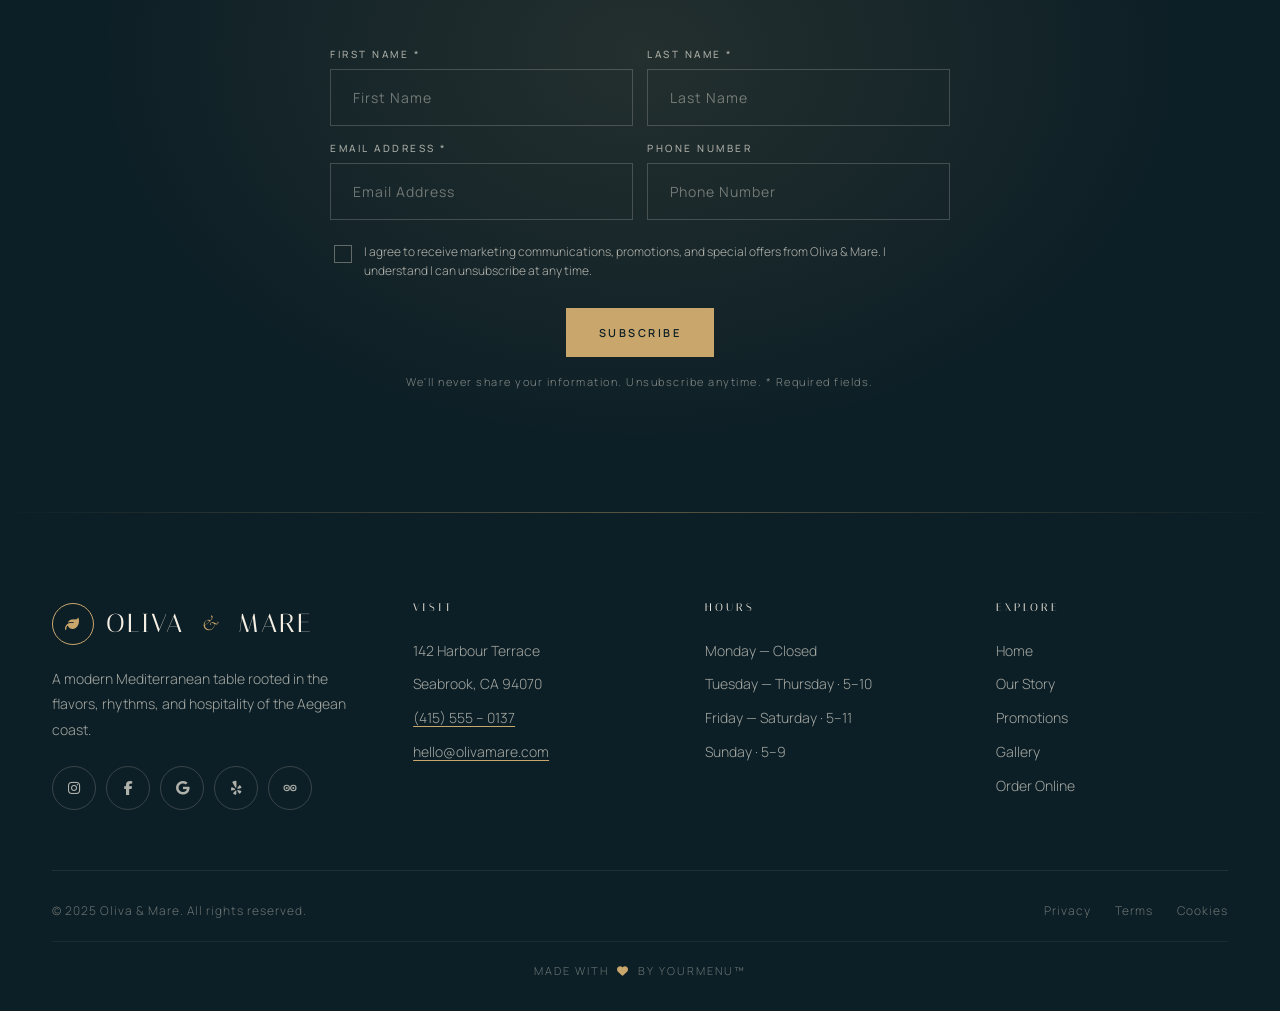
<file: terms.html>
<!DOCTYPE html>
<html lang="en-US">
<head>
  <meta charset="UTF-8" />
  <meta name="viewport" content="width=device-width, initial-scale=1.0" />
  <meta name="theme-color" content="#f5efe4" media="(prefers-color-scheme: light)" />
  <meta name="theme-color" content="#0d1f26" media="(prefers-color-scheme: dark)" />
  <meta name="format-detection" content="telephone=no, address=no, email=no" />

  <title>Terms &amp; Conditions — Oliva &amp; Mare</title>
  <meta name="description" content="Terms and Conditions for Oliva & Mare. Policies regarding reservations, online ordering, payments, and guest conduct." />
  <meta name="robots" content="noindex, follow" />
  <link rel="canonical" href="https://www.olivamare.com/terms.html" />

  <link rel="icon" type="image/svg+xml" href="favicon.svg" />
  <link rel="alternate icon" href="favicon.svg" />
  <link rel="apple-touch-icon" href="favicon.svg" />
  <link rel="manifest" href="site.webmanifest" />
  <meta name="apple-mobile-web-app-title" content="Oliva &amp; Mare" />

  <link rel="preconnect" href="https://fonts.googleapis.com" />
  <link rel="preconnect" href="https://fonts.gstatic.com" crossorigin />
  <link rel="preconnect" href="https://cdnjs.cloudflare.com" crossorigin />
  <link rel="preconnect" href="https://images.unsplash.com" crossorigin />

  <link href="https://fonts.googleapis.com/css2?family=Cormorant+Garamond:ital,wght@0,300;0,400;0,500;0,600;1,300;1,400&family=Italiana&family=Manrope:wght@300;400;500;600;700&display=swap" rel="stylesheet" />
  <link rel="stylesheet" href="https://cdnjs.cloudflare.com/ajax/libs/font-awesome/6.5.1/css/all.min.css" />
  <link rel="stylesheet" href="css/styles.css" />
</head>
<body>
  <a class="skip-link" href="#main">Skip to main content</a>

  <header class="site-header scrolled" role="banner">
    <div class="container nav">
      <a href="index.html" class="brand">
        <span class="brand-mark" aria-hidden="true"><i class="fa-solid fa-leaf"></i></span>
        Oliva <em>&amp;</em> Mare
      </a>
      <nav class="primary-nav" aria-label="Primary">
        <ul class="nav-links">
          <li><a href="index.html">Home</a></li>
          <li><a href="about.html">About</a></li>
          <li><a href="promotions.html">Promotions</a></li>
          <li><a href="gallery.html">Gallery</a></li>
        </ul>
      </nav>
      <div class="nav-cta">
        <a href="https://order.yourmenu.com/tommystacos" class="btn btn-primary" aria-label="Order online from Oliva and Mare">Order Online</a>
        <button class="nav-toggle" aria-label="Toggle navigation menu" aria-expanded="false" aria-controls="nav-links">
          <span aria-hidden="true"></span><span aria-hidden="true"></span><span aria-hidden="true"></span>
        </button>
      </div>
    </div>
  </header>

  <main id="main">

  <section class="page-hero page-hero--short" aria-labelledby="page-title" style="--hero-img: url('https://images.unsplash.com/photo-1544148103-0773bf10d330?auto=format&fit=crop&w=2000&q=85');">
    <div class="container">
      <span class="eyebrow" aria-hidden="true">Legal</span>
      <h1 id="page-title">Terms &amp; <span class="italic">Conditions</span></h1>
    </div>
  </section>

  <section class="legal-section" aria-labelledby="page-title">
    <div class="container">
      <article class="legal-content">
        <p class="last-updated">Last updated: March 1, 2025</p>

        <p>Welcome to Oliva &amp; Mare. By visiting our website, making a reservation, or placing an online order, you agree to these Terms &amp; Conditions. Please read them carefully.</p>

        <h2>Acceptance of Terms</h2>
        <p>By using our website or services, you confirm that you are at least 18 years old (or have appropriate parental consent) and accept these terms in full. If you do not agree, you should not use our services.</p>

        <h2>Reservations</h2>
        <p>Reservations may be made online, by phone, or in person. We reserve the right to require a credit card hold for parties of six or more, and for holiday service periods. Cancellations must be made at least 24 hours in advance to avoid a cancellation fee of $35 per guest.</p>

        <h2>Online Ordering</h2>
        <p>All prices listed for online orders are in U.S. dollars. Availability of menu items may change without notice due to seasonality or supply. We reserve the right to refuse any order at our sole discretion.</p>
        <ul>
          <li>Orders are typically prepared within 30 – 45 minutes</li>
          <li>Delivery availability depends on your location</li>
          <li>Substitutions may be made when ingredients are unavailable</li>
        </ul>

        <h2>Payment</h2>
        <p>Payments are processed through secure third-party payment providers. We accept all major credit cards and digital wallets. Gratuity is not included in menu prices unless noted.</p>

        <h2>Refunds &amp; Cancellations</h2>
        <p>Online orders that have been prepared cannot be refunded. If your order arrives incorrect, incomplete, or unsatisfactory in quality, please contact us within 24 hours and we will work to make it right.</p>

        <h2>Intellectual Property</h2>
        <p>All content on this website — including the name "Oliva &amp; Mare," our logos, menu descriptions, photography, and written content — is the property of Oliva &amp; Mare and is protected by copyright, trademark, and related intellectual property laws. Unauthorized use is strictly prohibited.</p>

        <h2>Allergens &amp; Dietary Considerations</h2>
        <p>Our kitchen handles gluten, dairy, nuts, shellfish, and other common allergens. We take every precaution but cannot guarantee an allergen-free environment. Please notify your server of any allergies in advance.</p>

        <h2>Conduct on Premises</h2>
        <p>We reserve the right to refuse service to any guest who behaves in a manner disruptive to other guests or staff. All applicable local and state laws regarding alcohol service must be strictly observed.</p>

        <h2>Limitation of Liability</h2>
        <p>To the fullest extent permitted by law, Oliva &amp; Mare shall not be liable for any indirect, incidental, consequential, or punitive damages arising from the use of our services.</p>

        <h2>Governing Law</h2>
        <p>These Terms are governed by the laws of the State of California, United States, without regard to its conflict of law principles.</p>

        <h2>Contact</h2>
        <p>For any questions about these Terms, please contact:</p>
        <p>
          Oliva &amp; Mare<br/>
          142 Harbour Terrace, Seabrook, CA 94070<br/>
          legal@olivamare.com · (415) 555 – 0137
        </p>
      </article>
    </div>
  </section>

  </main>

  <!-- Subscribe -->
  <section class="subscribe" aria-labelledby="subscribe-title">
    <div class="container">
      <div class="section-head fade-in">
        <h2 id="subscribe-title">Get Access to <span class="italic">Discounts, Deals, &amp; More</span></h2>
        <p>Stay up-to-date with deals and promotions at Oliva &amp; Mare! Sign up below and we'll keep you in the loop with discounts on your favorite items.</p>
      </div>

      <form class="sub-form fade-in" onsubmit="return false;" aria-labelledby="subscribe-title" novalidate>
        <div class="sub-row">
          <div class="sub-field">
            <label for="sub-first">First Name <span aria-hidden="true">*</span></label>
            <input id="sub-first" type="text" name="firstName" placeholder="First Name" required autocomplete="given-name" aria-required="true" />
          </div>
          <div class="sub-field">
            <label for="sub-last">Last Name <span aria-hidden="true">*</span></label>
            <input id="sub-last" type="text" name="lastName" placeholder="Last Name" required autocomplete="family-name" aria-required="true" />
          </div>
        </div>
        <div class="sub-row">
          <div class="sub-field">
            <label for="sub-email">Email Address <span aria-hidden="true">*</span></label>
            <input id="sub-email" type="email" name="email" placeholder="Email Address" required autocomplete="email" aria-required="true" />
          </div>
          <div class="sub-field">
            <label for="sub-phone">Phone Number</label>
            <input id="sub-phone" type="tel" name="phone" placeholder="Phone Number" autocomplete="tel" />
          </div>
        </div>
        <label class="sub-consent" for="sub-consent">
          <input id="sub-consent" type="checkbox" name="consent" required aria-required="true" />
          <span>I agree to receive marketing communications, promotions, and special offers from Oliva &amp; Mare. I understand I can unsubscribe at any time.</span>
        </label>
        <button class="btn btn-primary sub-submit" type="submit">Subscribe</button>
      </form>
      <p class="sub-note">We'll never share your information. Unsubscribe anytime. <span aria-hidden="true">*</span> Required fields.</p>
    </div>
  </section>

  <footer class="site-footer" role="contentinfo">
    <div class="container">
      <div class="footer-grid">
        <div>
          <a href="index.html" class="brand brand--gold">
            <span class="brand-mark" aria-hidden="true"><i class="fa-solid fa-leaf"></i></span>
            Oliva <em>&amp;</em> Mare
          </a>
          <p>A modern Mediterranean table rooted in the flavors, rhythms, and hospitality of the Aegean coast.</p>
          <nav class="footer-social" aria-label="Social media">
            <a href="#" aria-label="Follow us on Instagram" rel="noopener"><i class="fa-brands fa-instagram" aria-hidden="true"></i></a>
            <a href="#" aria-label="Follow us on Facebook" rel="noopener"><i class="fa-brands fa-facebook-f" aria-hidden="true"></i></a>
            <a href="#" aria-label="Review us on Google" rel="noopener"><i class="fa-brands fa-google" aria-hidden="true"></i></a>
            <a href="#" aria-label="Find us on Yelp" rel="noopener"><i class="fa-brands fa-yelp" aria-hidden="true"></i></a>
            <a href="#" aria-label="Review us on TripAdvisor" rel="noopener"><svg class="social-svg" xmlns="http://www.w3.org/2000/svg" viewBox="0 0 24 24" fill="currentColor" aria-hidden="true"><circle cx="7" cy="12" r="4" fill="none" stroke="currentColor" stroke-width="1.6"/><circle cx="7" cy="12" r="1.5"/><circle cx="17" cy="12" r="4" fill="none" stroke="currentColor" stroke-width="1.6"/><circle cx="17" cy="12" r="1.5"/></svg></a>
          </nav>
        </div>
        <div>
          <h5>Visit</h5>
          <address>
            <ul>
              <li>142 Harbour Terrace</li>
              <li>Seabrook, CA 94070</li>
              <li><a href="tel:+14155550137" aria-label="Call us">(415) 555 – 0137</a></li>
              <li><a href="mailto:hello@olivamare.com">hello@olivamare.com</a></li>
            </ul>
          </address>
        </div>
        <div>
          <h5>Hours</h5>
          <ul>
            <li>Monday — Closed</li>
            <li>Tuesday — Thursday · 5–10</li>
            <li>Friday — Saturday · 5–11</li>
            <li>Sunday · 5–9</li>
          </ul>
        </div>
        <nav aria-label="Footer">
          <h5>Explore</h5>
          <ul>
            <li><a href="index.html">Home</a></li>
            <li><a href="about.html">Our Story</a></li>
            <li><a href="promotions.html">Promotions</a></li>
            <li><a href="gallery.html">Gallery</a></li>
            <li><a href="https://order.yourmenu.com/tommystacos">Order Online</a></li>
          </ul>
        </nav>
      </div>
      <div class="footer-bottom">
        <div>© 2025 Oliva &amp; Mare. All rights reserved.</div>
        <div class="footer-legal">
          <a href="privacy.html">Privacy</a>
          <a href="terms.html">Terms</a>
          <a href="cookies.html">Cookies</a>
        </div>
      </div>
      <div class="footer-credit"><a href="https://yourmenu.com/" target="_blank" rel="noopener noreferrer">Made with <i class="fa-solid fa-heart icon-heart" aria-hidden="true"></i> by YourMenu&trade;</a></div>
    </div>
  </footer>

  <!-- Cookie banner -->
  <div class="cookie-banner" id="cookieBanner" role="region" aria-labelledby="cookie-title" aria-describedby="cookie-desc">
    <h4 id="cookie-title">A note on cookies</h4>
    <p id="cookie-desc">We use cookies to enhance your browsing experience, analyze our traffic, and personalize content. By accepting, you agree to our <a href="cookies.html">cookie policy</a>.</p>
    <div class="cookie-actions">
      <button class="btn btn-primary" data-accept type="button">Accept All</button>
      <button class="btn btn-ghost" data-decline type="button">Decline</button>
    </div>
  </div>

  <script src="js/main.js"></script>
</body>
</html>
</file>
<file: css/styles.css>
/* =========================================
   Oliva & Mare — Mediterranean Luxury
   ========================================= */

:root {
  /* Brand */
  --color-primary: #c9a66b;
  --color-primary-light: #d9bf8f;

  /* Surfaces */
  --color-bg: #f5efe4;
  --color-bg-alt: #ebe2d1;
  --color-dark: #0d1f26;

  /* Typography */
  --color-text: #1a2c33;
  --color-muted: #6b7a80;

  /* Lines & borders */
  --color-border: rgba(201, 166, 107, 0.25);

  /* Typefaces */
  --serif: 'Cormorant Garamond', 'Playfair Display', Georgia, serif;
  --sans: 'Manrope', 'Inter', system-ui, -apple-system, sans-serif;
  --display: 'Italiana', 'Cormorant Garamond', serif;

  /* Shadows & layout */
  --shadow-soft: 0 30px 60px rgba(13, 31, 38, 0.12);
  --shadow-deep: 0 40px 80px rgba(13, 31, 38, 0.25);
  --container: 1240px;
}

* { box-sizing: border-box; margin: 0; padding: 0; }
html { scroll-behavior: smooth; }

body {
  font-family: var(--sans);
  color: var(--color-text);
  background: var(--color-bg);
  line-height: 1.7;
  font-weight: 300;
  -webkit-font-smoothing: antialiased;
  overflow-x: hidden;
}

img { max-width: 100%; display: block; }
a { color: inherit; text-decoration: none; transition: color .3s ease; }

h1, h2, h3, h4, h5 {
  font-family: var(--display);
  color: var(--color-dark);
  font-weight: 400;
  letter-spacing: .3px;
  line-height: 1.15;
}

.container {
  max-width: var(--container);
  margin: 0 auto;
  padding: 0 32px;
}

/* Site-wide element suppressions (markup retained for semantic/SEO value) */
.eyebrow { display: none !important; }
.fav-card .tag { display: none !important; }
.review-author .role { display: none !important; }

/* Body-text link underlines — restore underlines for prose links */
.legal-content a,
.history-content a,
.about-content p a,
.contact-card p a,
.contact-card address a,
.info-strip dd a,
.footer-grid address a,
.cookie-banner p a {
  text-decoration: underline;
  text-decoration-thickness: 1px;
  text-underline-offset: 3px;
  text-decoration-color: var(--color-primary);
}
.legal-content a:hover,
.history-content a:hover,
.about-content p a:hover,
.contact-card p a:hover,
.contact-card address a:hover,
.info-strip dd a:hover,
.footer-grid address a:hover,
.cookie-banner p a:hover { color: var(--color-primary); }

/* =========================================
   Utility classes
   ========================================= */
.brand--gold .brand-mark {
  border-color: var(--color-primary);
  color: var(--color-primary);
}

.icon-heart { color: var(--color-primary); margin: 0 4px; }

.form-msg {
  margin-top: 16px;
  font-size: 13px;
  letter-spacing: 1px;
  text-align: center;
  color: var(--color-primary);
}
.form-msg.error { color: var(--color-primary); }

.input-error {
  border-color: var(--color-primary) !important;
}
.field-error-msg {
  color: var(--color-primary);
  font-size: 11px;
  letter-spacing: 1px;
  margin-top: 4px;
  font-weight: 500;
}

/* =========================================
   Accessibility utilities
   ========================================= */
.sr-only {
  position: absolute !important;
  width: 1px; height: 1px;
  padding: 0; margin: -1px;
  overflow: hidden;
  clip: rect(0, 0, 0, 0);
  white-space: nowrap;
  border: 0;
}

.skip-link {
  position: absolute;
  top: -48px;
  left: 12px;
  z-index: 1000;
  background: var(--color-primary);
  color: var(--color-dark);
  padding: 10px 18px;
  font-family: var(--sans);
  font-size: 12px;
  font-weight: 600;
  letter-spacing: 2px;
  text-transform: uppercase;
  text-decoration: none;
  border: 2px solid var(--color-dark);
  transition: top .2s ease;
}
.skip-link:focus { top: 12px; outline: none; }

:focus-visible {
  outline: 2px solid var(--color-primary);
  outline-offset: 3px;
  border-radius: 2px;
}
.hero :focus-visible,
.specialties :focus-visible,
.contact-section :focus-visible,
.cta-order :focus-visible,
.subscribe :focus-visible,
.site-footer :focus-visible {
  outline-color: var(--color-primary-light);
}

@media (prefers-reduced-motion: reduce) {
  *,
  *::before,
  *::after {
    animation-duration: 0.01ms !important;
    animation-iteration-count: 1 !important;
    transition-duration: 0.01ms !important;
    scroll-behavior: auto !important;
  }
  .scroll-cue .line { animation: none; }
  .fade-in { opacity: 1; transform: none; }
}

/* =========================================
   Header
   ========================================= */
.site-header {
  position: fixed;
  top: 0; left: 0; right: 0;
  z-index: 100;
  padding: 22px 0;
  background: transparent;
  transition: all .45s ease;
}
.site-header.scrolled {
  background: rgba(245, 239, 228, 0.96);
  backdrop-filter: blur(14px);
  padding: 14px 0;
  box-shadow: 0 8px 30px rgba(13, 31, 38, 0.08);
}

.nav {
  display: flex;
  align-items: center;
  justify-content: space-between;
  gap: 32px;
}

.brand {
  display: flex;
  align-items: center;
  gap: 12px;
  font-family: var(--display);
  font-size: 26px;
  color: var(--color-bg);
  letter-spacing: 2px;
  text-transform: uppercase;
  transition: color .3s;
}
.site-header.scrolled .brand { color: var(--color-dark); }

.brand-mark {
  width: 42px; height: 42px;
  border: 1px solid var(--color-primary);
  border-radius: 50%;
  display: grid;
  place-items: center;
  color: var(--color-primary);
  font-size: 14px;
}
.brand em {
  font-style: italic;
  font-size: 22px;
  color: var(--color-primary);
  margin: 0 6px;
  font-family: var(--serif);
}

.nav-links {
  display: flex;
  list-style: none;
  gap: 40px;
}
.nav-links a {
  color: var(--color-bg);
  font-size: 12px;
  letter-spacing: 2.5px;
  text-transform: uppercase;
  font-weight: 500;
  position: relative;
  padding: 8px 0;
  transition: color .3s;
}
.site-header.scrolled .nav-links a { color: var(--color-dark); }
.nav-links a::after {
  content: "";
  position: absolute;
  bottom: 0; left: 50%;
  transform: translateX(-50%);
  width: 0; height: 1px;
  background: var(--color-primary);
  transition: width .4s ease;
}
.nav-links a:hover::after,
.nav-links a.active::after { width: 100%; }
.nav-links a:hover,
.nav-links a.active { color: var(--color-primary); }

.nav-cta { display: flex; align-items: center; gap: 14px; }

.nav-toggle {
  display: none;
  flex-direction: column;
  justify-content: center;
  align-items: center;
  gap: 5px;
  background: transparent;
  border: none;
  cursor: pointer;
  width: 44px;
  height: 44px;
  padding: 10px;
}
.nav-toggle span {
  width: 24px; height: 1.5px;
  background: var(--color-bg);
  transition: all .3s;
}
.site-header.scrolled .nav-toggle span { background: var(--color-dark); }

/* =========================================
   Buttons
   ========================================= */
.btn {
  display: inline-flex;
  align-items: center;
  gap: 10px;
  padding: 16px 32px;
  font-family: var(--sans);
  font-size: 11px;
  letter-spacing: 2.5px;
  text-transform: uppercase;
  font-weight: 600;
  border: none;
  cursor: pointer;
  transition: all .4s ease;
  position: relative;
  overflow: hidden;
}

.btn-primary {
  background: var(--color-primary);
  color: var(--color-dark);
  border: 1px solid var(--color-primary);
}
.btn-primary:hover {
  background: transparent;
  color: var(--color-primary);
  transform: translateY(-2px);
}

.btn-ghost {
  background: transparent;
  color: var(--color-bg);
  border: 1px solid rgba(245, 239, 228, .4);
}
.site-header.scrolled .btn-ghost {
  color: var(--color-dark);
  border-color: rgba(13, 31, 38, .25);
}
.btn-ghost:hover {
  background: var(--color-dark);
  color: var(--color-bg);
  border-color: var(--color-dark);
}

/* =========================================
   Hero
   ========================================= */
.hero {
  position: relative;
  min-height: 100vh;
  display: flex;
  align-items: center;
  color: var(--color-bg);
  overflow: hidden;
  padding: 120px 0 80px;
}
.hero::before {
  content: "";
  position: absolute;
  inset: 0;
  background:
    linear-gradient(180deg, rgba(13,31,38,.55) 0%, rgba(13,31,38,.82) 100%),
    url('https://images.unsplash.com/photo-1559339352-11d035aa65de?auto=format&fit=crop&w=2000&q=85') center/cover no-repeat;
  z-index: 0;
}
.hero::after {
  content: "";
  position: absolute;
  inset: 0;
  background: radial-gradient(ellipse at 70% 30%, rgba(201,166,107,.12), transparent 60%);
  z-index: 1;
}

.hero-inner {
  position: relative;
  z-index: 2;
  width: 100%;
}
.hero-inner p { max-width: 560px; }

.hero h1 {
  font-family: var(--display);
  font-size: clamp(56px, 9vw, 128px);
  color: var(--color-bg);
  font-weight: 400;
  line-height: .95;
  letter-spacing: -1px;
  margin-bottom: 28px;
}
.hero h1 .italic { color: inherit; font-style: normal; }

.hero p {
  font-size: 18px;
  max-width: 560px;
  color: rgba(245, 239, 228, .85);
  margin-bottom: 44px;
  font-weight: 300;
}

.hero-actions { display: flex; gap: 16px; flex-wrap: wrap; align-items: center; }

.scroll-cue {
  position: absolute;
  bottom: 40px;
  left: 50%;
  transform: translateX(-50%);
  z-index: 3;
  display: flex;
  flex-direction: column;
  align-items: center;
  gap: 14px;
  color: var(--color-bg);
  font-size: 10px;
  letter-spacing: 4px;
  text-transform: uppercase;
}
.scroll-cue .line {
  width: 1px; height: 60px;
  background: linear-gradient(180deg, var(--color-primary), transparent);
  animation: drop 2.4s ease-in-out infinite;
  transform-origin: top;
}
@keyframes drop {
  0%, 100% { transform: scaleY(0); opacity: 0; }
  50% { transform: scaleY(1); opacity: 1; }
}

/* =========================================
   Section Headers
   ========================================= */
section { padding: 120px 0; position: relative; }

.section-head {
  text-align: center;
  max-width: 700px;
  margin: 0 auto 80px;
}
.section-head h2 {
  font-family: var(--display);
  font-size: clamp(38px, 5.2vw, 72px);
  margin: 20px 0 18px;
  font-weight: 400;
}
.section-head h2 .italic { color: inherit; font-style: normal; }
.section-head p {
  color: var(--color-muted);
  font-size: 17px;
  max-width: 580px;
  margin: 0 auto;
}

/* =========================================
   About (home)
   ========================================= */
.about { background: var(--color-bg); position: relative; }
.about::before {
  content: "";
  position: absolute;
  top: 0; left: 0;
  width: 100%; height: 1px;
  background: linear-gradient(90deg, transparent, var(--color-border), transparent);
}

.about-grid {
  display: grid;
  grid-template-columns: 1fr 1.1fr;
  gap: 90px;
  align-items: stretch;
}

.about-media {
  position: relative;
  min-height: 100%;
}
.about-media .primary-img {
  width: 100%;
  height: 100%;
  min-height: 420px;
  object-fit: cover;
  border-radius: 2px;
}
.about-content h2 {
  font-family: var(--display);
  font-size: clamp(40px, 5vw, 68px);
  font-weight: 400;
  margin: 22px 0 24px;
  line-height: 1.08;
}
.about-content h2 .italic { color: inherit; font-style: normal; }
.about-content .lead {
  color: var(--color-muted);
  font-size: 17px;
  margin-bottom: 32px;
  font-weight: 300;
}

.info-strip {
  display: grid;
  grid-template-columns: repeat(3, 1fr);
  border-top: 1px solid var(--color-border);
  border-bottom: 1px solid var(--color-border);
  margin: 40px 0 36px;
}
.info-strip .item {
  padding: 28px 24px;
  text-align: left;
  border-right: 1px solid var(--color-border);
}
.info-strip .item:last-child { border-right: none; }
.info-strip .item i {
  color: var(--color-primary);
  font-size: 16px;
  margin-bottom: 12px;
  display: block;
}
.info-strip .item h4 {
  font-size: 10px;
  letter-spacing: 2.5px;
  text-transform: uppercase;
  color: var(--color-dark);
  font-weight: 500;
  margin-bottom: 10px;
}
.info-strip .item dd,
.info-strip .item p {
  font-family: var(--serif);
  font-size: 18px;
  color: var(--color-dark);
  line-height: 1.4;
}
.info-strip .item address { font-style: normal; }

/* =========================================
   Specialties
   ========================================= */
.specialties {
  background: var(--color-dark);
  color: var(--color-bg);
}
.specialties::before {
  content: "";
  position: absolute;
  top: 0; left: 0; right: 0;
  height: 1px;
  background: linear-gradient(90deg, transparent, var(--color-primary), transparent);
  opacity: .3;
}
.specialties .section-head h2 { color: var(--color-bg); }
.specialties .section-head p { color: rgba(245,239,228,.6); }

.spec-grid {
  display: grid;
  grid-template-columns: repeat(3, 1fr);
  gap: 30px;
}

.spec-card {
  position: relative;
  display: block;
  overflow: hidden;
  min-height: 520px;
  border: 1px solid rgba(201,166,107,.2);
  transition: all .6s ease;
  color: inherit;
  text-decoration: none;
}
.spec-card:focus-visible {
  outline: 3px solid var(--color-primary);
  outline-offset: 4px;
}
.spec-card img {
  position: absolute;
  inset: 0;
  width: 100%; height: 100%;
  object-fit: cover;
  transition: transform 1.2s ease;
}
.spec-card::before {
  content: "";
  position: absolute;
  inset: 0;
  background: linear-gradient(180deg, rgba(13,31,38,0) 0%, rgba(13,31,38,.85) 70%, rgba(13,31,38,.95) 100%);
  z-index: 1;
}
.spec-card .content {
  position: absolute;
  left: 40px; right: 40px; bottom: 40px;
  z-index: 2;
}
.spec-card h3 {
  font-family: var(--display);
  font-size: 32px;
  color: var(--color-bg);
  margin-bottom: 14px;
  font-weight: 400;
}
.spec-card p {
  color: rgba(245,239,228,.78);
  font-size: 14px;
  font-weight: 300;
  opacity: .85;
  transition: opacity .5s ease;
}
.spec-card:hover img { transform: scale(1.08); }
.spec-card:hover p { opacity: 1; }

/* =========================================
   Favorites
   ========================================= */
.favorites { background: var(--color-bg); }

.fav-grid {
  display: grid;
  grid-template-columns: repeat(3, 1fr);
  gap: 40px 32px;
}

.fav-card {
  position: relative;
  display: block;
  color: inherit;
  text-decoration: none;
}
.fav-card:focus-visible {
  outline: 3px solid var(--color-primary);
  outline-offset: 4px;
}
.fav-img {
  position: relative;
  overflow: hidden;
  aspect-ratio: 4/5;
  margin-bottom: 22px;
}
.fav-img img {
  width: 100%; height: 100%;
  object-fit: cover;
  transition: transform 1s ease;
}
.fav-card:hover .fav-img img { transform: scale(1.06); }

.fav-card h3 {
  font-family: var(--display);
  font-size: 24px;
  color: var(--color-dark);
  margin-bottom: 8px;
  font-weight: 400;
}
.fav-card p {
  color: var(--color-muted);
  font-size: 14px;
  font-weight: 300;
}

/* =========================================
   Reviews
   ========================================= */
.reviews {
  background: var(--color-bg-alt);
  color: var(--color-dark);
  position: relative;
  overflow: hidden;
}
.reviews::before {
  content: "\201C";
  position: absolute;
  top: 60px; left: 8%;
  font-family: var(--display);
  font-size: 300px;
  color: var(--color-primary);
  opacity: .12;
  line-height: 1;
}

.review-slider {
  position: relative;
  max-width: 900px;
  margin: 0 auto;
  min-height: 320px;
}
.review-slide {
  text-align: center;
  opacity: 0;
  position: absolute;
  inset: 0;
  transition: opacity .8s ease;
  pointer-events: none;
}
.review-slide.active {
  opacity: 1;
  position: relative;
  pointer-events: auto;
}

.review-stars {
  color: var(--color-primary);
  font-size: 14px;
  letter-spacing: 6px;
  margin-bottom: 28px;
}
.review-text {
  font-family: var(--serif);
  font-size: clamp(22px, 3vw, 32px);
  font-style: italic;
  color: var(--color-dark);
  line-height: 1.5;
  margin-bottom: 36px;
  font-weight: 300;
}
.review-author {
  display: inline-flex;
  flex-direction: column;
  align-items: center;
  gap: 8px;
}
.review-author .name {
  font-family: var(--display);
  font-size: 16px;
  letter-spacing: 3px;
  color: var(--color-dark);
}

.review-nav {
  display: flex;
  justify-content: center;
  gap: 10px;
  margin-top: 50px;
}
.review-nav button {
  width: 44px;
  height: 44px;
  background: transparent;
  border: none;
  cursor: pointer;
  padding: 0;
  position: relative;
  transition: all .4s;
}
.review-nav button::before {
  content: "";
  position: absolute;
  left: 50%;
  top: 50%;
  transform: translate(-50%, -50%);
  width: 40px;
  height: 3px;
  background: rgba(13,31,38,.15);
  transition: background .4s;
}
.review-nav button.active::before { background: var(--color-primary); }
.review-nav button:focus-visible {
  outline: 2px solid var(--color-primary);
  outline-offset: 2px;
}

.slider-pause {
  display: inline-flex;
  align-items: center;
  justify-content: center;
  gap: 8px;
  background: transparent;
  border: 1px solid var(--color-border);
  color: var(--color-dark);
  font-family: var(--sans);
  font-size: 10px;
  letter-spacing: 2.5px;
  text-transform: uppercase;
  font-weight: 500;
  padding: 12px 20px;
  min-height: 44px;
  margin: 24px auto 0;
  cursor: pointer;
  transition: all .3s ease;
}
.slider-pause:hover,
.slider-pause:focus-visible {
  background: var(--color-dark);
  color: var(--color-primary);
  border-color: var(--color-dark);
  outline: none;
}
.slider-pause i { font-size: 9px; }
.slider-pause-wrap { text-align: center; }

/* =========================================
   CTA Order Online
   ========================================= */
.cta-order {
  position: relative;
  padding: 160px 0;
  color: var(--color-bg);
  overflow: hidden;
  text-align: center;
}
.cta-order::before {
  content: "";
  position: absolute;
  inset: 0;
  background:
    linear-gradient(135deg, rgba(13,31,38,.88) 0%, rgba(13,31,38,.75) 100%),
    url('https://images.unsplash.com/photo-1414235077428-338989a2e8c0?auto=format&fit=crop&w=2000&q=80') center/cover no-repeat;
  background-attachment: fixed;
  z-index: 0;
}
.cta-order > * { position: relative; z-index: 1; }

.cta-order h2 {
  font-family: var(--display);
  font-size: clamp(44px, 6vw, 86px);
  color: var(--color-bg);
  font-weight: 400;
  margin: 20px 0 26px;
  line-height: 1.05;
}
.cta-order h2 .italic { color: inherit; font-style: normal; }
.cta-order p {
  font-size: 17px;
  max-width: 560px;
  margin: 0 auto 38px;
  color: rgba(245,239,228,.8);
  font-weight: 300;
}

/* =========================================
   Social
   ========================================= */
.social {
  background: var(--color-bg);
  text-align: center;
}
.social-icons {
  display: flex;
  justify-content: center;
  gap: 18px;
  margin-top: 40px;
  flex-wrap: wrap;
}
.social-icons a {
  width: 64px; height: 64px;
  display: grid;
  place-items: center;
  border: 1px solid var(--color-border);
  color: var(--color-dark);
  font-size: 18px;
  transition: all .4s ease;
  border-radius: 50%;
}
.social-icons a:hover {
  background: var(--color-dark);
  color: var(--color-primary);
  border-color: var(--color-dark);
  transform: translateY(-4px);
}
.social-icons .social-svg {
  width: 22px;
  height: 22px;
  display: block;
}

/* =========================================
   Page Hero (inner pages)
   ========================================= */
.page-hero {
  min-height: 60vh;
  display: flex;
  align-items: center;
  justify-content: center;
  text-align: center;
  color: var(--color-bg);
  position: relative;
  padding: 160px 0 80px;
  overflow: hidden;
}
.page-hero--short { min-height: 45vh; }
.page-hero::before {
  content: "";
  position: absolute;
  inset: 0;
  background:
    linear-gradient(180deg, rgba(13,31,38,.7) 0%, rgba(13,31,38,.88) 100%),
    var(--hero-img, url('https://images.unsplash.com/photo-1560717789-0ac7c58ac90a?auto=format&fit=crop&w=2000&q=85')) center/cover no-repeat;
  z-index: 0;
}
.page-hero > * { position: relative; z-index: 1; }

.page-hero h1 {
  font-family: var(--display);
  font-size: clamp(48px, 7vw, 96px);
  color: var(--color-bg);
  font-weight: 400;
  margin: 20px 0 14px;
}
.page-hero h1 .italic { color: inherit; font-style: normal; }
.page-hero p {
  font-size: 17px;
  color: rgba(245,239,228,.8);
  max-width: 560px;
  margin: 0 auto;
}

/* =========================================
   History (About page)
   ========================================= */
.history { background: var(--color-bg); }

.history-grid {
  display: grid;
  grid-template-columns: 1fr 1.2fr;
  gap: 90px;
  align-items: stretch;
}
.history-media {
  position: relative;
  min-height: 100%;
}
.history-media img {
  width: 100%;
  height: 100%;
  min-height: 420px;
  object-fit: cover;
}

.history-content h2 {
  font-family: var(--display);
  font-size: clamp(40px, 5vw, 68px);
  line-height: 1.08;
  margin: 20px 0 24px;
  font-weight: 400;
}
.history-content h2 .italic { color: inherit; font-style: normal; }
.history-content p {
  color: var(--color-muted);
  font-size: 16px;
  margin-bottom: 20px;
  font-weight: 300;
}

/* =========================================
   Contact (About page)
   ========================================= */
.contact-section { background: var(--color-dark); color: var(--color-bg); }
.contact-section .section-head h2 { color: var(--color-bg); }
.contact-section .section-head p { color: rgba(245,239,228,.7); }

.contact-grid {
  display: grid;
  grid-template-columns: repeat(3, 1fr);
  gap: 24px;
}
.contact-card {
  text-align: center;
  padding: 60px 36px;
  border: 1px solid rgba(201,166,107,.2);
  transition: all .5s;
}
.contact-card:hover {
  border-color: var(--color-primary);
  transform: translateY(-6px);
  background: rgba(201,166,107,.05);
}
.contact-card .ic {
  width: 64px; height: 64px;
  margin: 0 auto 24px;
  display: grid;
  place-items: center;
  border: 1px solid var(--color-primary);
  border-radius: 50%;
  color: var(--color-primary);
  font-size: 18px;
}
.contact-card h4 {
  font-size: 11px;
  letter-spacing: 3px;
  text-transform: uppercase;
  color: var(--color-bg);
  margin-bottom: 18px;
}
.contact-card p,
.contact-card address {
  font-family: var(--serif);
  font-size: 20px;
  color: var(--color-bg);
  line-height: 1.5;
  font-style: normal;
}
.contact-card .small {
  font-family: var(--sans);
  font-size: 13px;
  color: rgba(245,239,228,.6);
  margin-top: 10px;
}

/* Hours */
.hours-block {
  margin: 80px auto 0;
  max-width: 700px;
  background: rgba(245,239,228,.04);
  border: 1px solid rgba(201,166,107,.2);
  padding: 50px;
}
.hours-block h3 {
  font-size: 28px;
  color: var(--color-bg);
  margin-bottom: 30px;
  text-align: center;
}
.hours-list li {
  display: flex;
  justify-content: space-between;
  padding: 12px 0;
  border-bottom: 1px solid rgba(201,166,107,.12);
  font-size: 15px;
  list-style: none;
}
.hours-list li:last-child { border-bottom: none; }
.hours-list .day { letter-spacing: 2px; text-transform: uppercase; font-size: 12px; }
.hours-list .time { font-family: var(--serif); color: var(--color-primary); font-size: 17px; }

/* =========================================
   Promotions
   ========================================= */
.promotions { background: var(--color-bg); }

.promo-grid {
  display: grid;
  grid-template-columns: repeat(auto-fit, minmax(330px, 1fr));
  gap: 30px;
}

.promo-card {
  position: relative;
  background: white;
  border: 1px solid var(--color-border);
  overflow: hidden;
  display: flex;
  flex-direction: column;
  transition: all .5s;
}
.promo-card:hover {
  transform: translateY(-6px);
  box-shadow: var(--shadow-soft);
  border-color: var(--color-primary);
}

.promo-img {
  aspect-ratio: 16/10;
  overflow: hidden;
  position: relative;
}
.promo-img img {
  width: 100%; height: 100%;
  object-fit: cover;
  transition: transform 1s;
}
.promo-card:hover .promo-img img { transform: scale(1.08); }

.promo-body {
  padding: 32px;
  flex: 1;
  display: flex;
  flex-direction: column;
}
.promo-body h3 {
  font-family: var(--display);
  font-size: 26px;
  color: var(--color-dark);
  margin-bottom: 14px;
  font-weight: 400;
}
.promo-body p {
  color: var(--color-muted);
  font-size: 14px;
  font-weight: 300;
  margin-bottom: 20px;
  flex: 1;
}

/* =========================================
   Subscribe
   ========================================= */
.subscribe {
  background: var(--color-dark);
  color: var(--color-bg);
  position: relative;
  overflow: hidden;
}
.subscribe::before {
  content: "";
  position: absolute;
  inset: 0;
  background: radial-gradient(ellipse at center, rgba(201,166,107,.12), transparent 60%);
}
.subscribe > * { position: relative; }
.subscribe .section-head h2 { color: var(--color-bg); }
.subscribe .section-head p { color: rgba(245,239,228,.7); }

.sub-form {
  max-width: 620px;
  margin: 40px auto 0;
  display: flex;
  flex-direction: column;
  gap: 14px;
}
.sub-row {
  display: flex;
  gap: 14px;
}
.sub-field { flex: 1; display: flex; flex-direction: column; gap: 6px; }
.sub-field label {
  font-family: var(--sans);
  font-size: 10px;
  letter-spacing: 2.5px;
  text-transform: uppercase;
  color: rgba(245,239,228,.65);
  font-weight: 500;
}
.sub-form input[type="text"],
.sub-form input[type="email"],
.sub-form input[type="tel"] {
  flex: 1;
  width: 100%;
  padding: 18px 22px;
  background: transparent;
  border: 1px solid rgba(245,239,228,.2);
  color: var(--color-bg);
  font-family: var(--sans);
  font-size: 14px;
  letter-spacing: 1px;
  transition: border-color .3s;
}
.sub-form input:focus {
  outline: none;
  border-color: var(--color-primary);
}
.sub-form input::placeholder { color: rgba(245,239,228,.4); }

.sub-consent {
  display: flex;
  align-items: flex-start;
  gap: 12px;
  padding: 8px 4px;
  cursor: pointer;
  text-align: left;
}
.sub-consent input[type="checkbox"] {
  appearance: none;
  -webkit-appearance: none;
  width: 18px;
  height: 18px;
  min-width: 18px;
  margin-top: 3px;
  border: 1px solid rgba(245,239,228,.35);
  background: transparent;
  cursor: pointer;
  position: relative;
  transition: all .3s;
}
.sub-consent input[type="checkbox"]:checked {
  background: var(--color-primary);
  border-color: var(--color-primary);
}
.sub-consent input[type="checkbox"]:checked::after {
  content: "\2713";
  position: absolute;
  inset: 0;
  display: grid;
  place-items: center;
  color: var(--color-dark);
  font-size: 12px;
  font-weight: 700;
}
.sub-consent span {
  color: rgba(245,239,228,.7);
  font-size: 12px;
  line-height: 1.6;
  font-weight: 300;
}

.sub-submit { align-self: center; margin-top: 6px; }

.sub-note {
  margin-top: 16px;
  font-size: 11px;
  letter-spacing: 1.5px;
  color: rgba(245,239,228,.5);
  text-align: center;
}

/* =========================================
   Gallery
   ========================================= */
.gallery-section { background: var(--color-bg); }

.gallery-grid {
  display: grid;
  grid-template-columns: repeat(3, 1fr);
  gap: 16px;
}
.gallery-item {
  position: relative;
  overflow: hidden;
  cursor: pointer;
  aspect-ratio: 1 / 1;
  background: transparent;
  border: none;
  padding: 0;
  display: block;
  width: 100%;
  font: inherit;
  color: inherit;
}
.gallery-item img {
  width: 100%; height: 100%;
  object-fit: cover;
  transition: transform 1s;
}
.gallery-item::after {
  content: "\f00e";
  font-family: "Font Awesome 6 Free";
  font-weight: 900;
  position: absolute;
  inset: 0;
  display: grid;
  place-items: center;
  background: rgba(13,31,38,.6);
  color: var(--color-primary);
  opacity: 0;
  transition: opacity .5s;
  font-size: 22px;
}
.gallery-item:hover img,
.gallery-item:focus-visible img { transform: scale(1.08); }
.gallery-item:hover::after,
.gallery-item:focus-visible::after { opacity: 1; }
.gallery-item:focus-visible {
  outline: 3px solid var(--color-primary);
  outline-offset: 4px;
}

/* =========================================
   Lightbox
   ========================================= */
.lightbox {
  position: fixed;
  inset: 0;
  z-index: 999;
  background: rgba(13, 31, 38, 0.94);
  display: flex;
  align-items: center;
  justify-content: center;
  padding: 80px 24px 24px;
  opacity: 0;
  visibility: hidden;
  transition: opacity .35s ease, visibility 0s linear .35s;
}
.lightbox.is-open {
  opacity: 1;
  visibility: visible;
  transition: opacity .35s ease, visibility 0s linear 0s;
}
.lightbox-img {
  max-width: 100%;
  max-height: 100%;
  object-fit: contain;
  box-shadow: var(--shadow-deep);
  outline: none;
}
.lightbox-close {
  position: absolute;
  top: 24px;
  right: 24px;
  width: 48px;
  height: 48px;
  background: transparent;
  border: 1px solid rgba(245, 239, 228, 0.4);
  border-radius: 50%;
  color: var(--color-bg);
  font-size: 16px;
  cursor: pointer;
  display: grid;
  place-items: center;
  transition: all .3s ease;
}
.lightbox-close:hover,
.lightbox-close:focus-visible {
  background: var(--color-primary);
  color: var(--color-dark);
  border-color: var(--color-primary);
  outline: none;
}
body.lightbox-open {
  overflow: hidden;
}

/* =========================================
   Legal Pages
   ========================================= */
.legal-section {
  background: var(--color-bg);
  padding-top: 80px;
}
.legal-content {
  max-width: 860px;
  margin: 0 auto;
}
.legal-content h2 {
  font-family: var(--display);
  font-size: 36px;
  color: var(--color-dark);
  margin: 50px 0 18px;
  font-weight: 400;
}
.legal-content h2:first-child { margin-top: 0; }
.legal-content h3 {
  font-size: 22px;
  color: var(--color-dark);
  margin: 30px 0 12px;
  font-weight: 500;
}
.legal-content p {
  color: var(--color-text);
  font-size: 15px;
  margin-bottom: 18px;
  font-weight: 300;
  line-height: 1.85;
}
.legal-content ul { padding-left: 22px; margin-bottom: 20px; }
.legal-content li {
  font-size: 15px;
  color: var(--color-text);
  margin-bottom: 10px;
  font-weight: 300;
}
.legal-content .last-updated {
  color: var(--color-muted);
  font-size: 13px;
  font-style: italic;
  letter-spacing: 1px;
  padding-bottom: 24px;
  margin-bottom: 40px;
  border-bottom: 1px solid var(--color-border);
}

/* =========================================
   Footer
   ========================================= */
.site-footer {
  background: var(--color-dark);
  color: rgba(245,239,228,.65);
  padding: 90px 0 30px;
  position: relative;
}
.site-footer::before {
  content: "";
  position: absolute;
  top: 0; left: 0; right: 0;
  height: 1px;
  background: linear-gradient(90deg, transparent, var(--color-primary), transparent);
  opacity: .4;
}

.footer-grid {
  display: grid;
  grid-template-columns: 1.3fr 1fr 1fr 1fr;
  gap: 60px;
  padding-bottom: 60px;
  border-bottom: 1px solid rgba(245,239,228,.08);
}
.footer-grid .brand { color: var(--color-bg); margin-bottom: 20px; }
.footer-grid p { font-size: 14px; font-weight: 300; line-height: 1.8; }

.footer-social {
  display: flex;
  gap: 10px;
  margin-top: 24px;
  flex-wrap: wrap;
}
.footer-social a {
  width: 44px;
  height: 44px;
  display: grid;
  place-items: center;
  border: 1px solid rgba(245,239,228,.18);
  color: rgba(245,239,228,.7);
  font-size: 14px;
  border-radius: 50%;
  transition: all .3s ease;
}
.footer-social a:hover {
  background: var(--color-primary);
  color: var(--color-dark);
  border-color: var(--color-primary);
  transform: translateY(-2px);
}
.footer-social .social-svg {
  width: 16px;
  height: 16px;
  display: block;
}
.footer-grid h5 {
  font-size: 11px;
  letter-spacing: 3px;
  text-transform: uppercase;
  color: var(--color-bg);
  margin-bottom: 24px;
  font-weight: 500;
}
.footer-grid ul { list-style: none; }
.footer-grid li { margin-bottom: 10px; font-size: 14px; font-weight: 300; }
.footer-grid a:hover { color: var(--color-primary); }
.footer-grid address { font-style: normal; }

.footer-bottom {
  padding-top: 30px;
  display: flex;
  justify-content: space-between;
  font-size: 12px;
  letter-spacing: 1px;
  color: rgba(245,239,228,.4);
  flex-wrap: wrap;
  gap: 16px;
}
.footer-legal { display: flex; gap: 24px; flex-wrap: wrap; }
.footer-legal a:hover { color: var(--color-primary); }

.footer-credit {
  text-align: center;
  padding-top: 20px;
  margin-top: 20px;
  border-top: 1px solid rgba(245,239,228,.06);
  font-size: 11px;
  letter-spacing: 2px;
  color: rgba(245,239,228,.4);
  text-transform: uppercase;
}
.footer-credit i { color: var(--color-primary); margin: 0 4px; transition: color .3s ease; }
.footer-credit a {
  color: inherit;
  letter-spacing: 2px;
  transition: color .3s ease;
}
.footer-credit a:hover { color: var(--color-primary); }
.footer-credit a:hover i { color: var(--color-primary); }

/* =========================================
   Cookie Banner
   ========================================= */
.cookie-banner {
  position: fixed;
  bottom: 30px; left: 30px; right: 30px;
  max-width: 560px;
  margin-left: auto;
  background: var(--color-dark);
  color: var(--color-bg);
  padding: 28px 32px;
  z-index: 200;
  box-shadow: var(--shadow-deep);
  transform: translateY(150%);
  transition: transform .6s cubic-bezier(.16,1,.3,1);
  border: 1px solid rgba(201,166,107,.25);
}
.cookie-banner.show { transform: translateY(0); }
.cookie-banner h4 {
  font-size: 22px;
  color: var(--color-bg);
  margin-bottom: 10px;
  font-weight: 400;
}
.cookie-banner p {
  font-size: 13px;
  color: rgba(245,239,228,.75);
  font-weight: 300;
  margin-bottom: 20px;
}
.cookie-actions {
  display: flex;
  gap: 10px;
  flex-wrap: wrap;
}
.cookie-actions .btn { padding: 12px 22px; font-size: 10px; min-height: 44px; }

/* =========================================
   Responsive
   ========================================= */
@media (max-width: 1024px) {
  .about-grid,
  .history-grid { grid-template-columns: 1fr; gap: 60px; }
  .spec-grid { grid-template-columns: repeat(2, 1fr); }
  .fav-grid { grid-template-columns: repeat(2, 1fr); }
  .contact-grid { grid-template-columns: 1fr; }
  .footer-grid { grid-template-columns: 1fr 1fr; gap: 40px; }
  .gallery-grid { grid-template-columns: repeat(2, 1fr); }
}

@media (max-width: 720px) {
  .container { padding: 0 22px; }
  section { padding: 80px 0; }
  .nav-links { display: none; }
  .nav-toggle { display: flex; }
  .nav-links.open {
    display: flex;
    position: absolute;
    top: 100%; left: 0; right: 0;
    flex-direction: column;
    gap: 0;
    background: var(--color-bg);
    padding: 20px 30px;
    border-top: 1px solid var(--color-border);
  }
  .nav-links.open a { color: var(--color-dark); padding: 14px 0; border-bottom: 1px solid var(--color-border); }
  .nav-links.open li:last-child a { border-bottom: none; }
  .nav-cta .btn { display: none; }
  .hero { min-height: 90vh; }
  .spec-grid,
  .fav-grid { grid-template-columns: 1fr; }
  .info-strip { grid-template-columns: 1fr; }
  .info-strip .item { border-right: none; border-bottom: 1px solid var(--color-border); }
  .info-strip .item:last-child { border-bottom: none; }
  .footer-grid { grid-template-columns: 1fr; gap: 36px; }
  .footer-bottom { flex-direction: column; text-align: center; }
  .gallery-grid { grid-template-columns: repeat(2, 1fr); }
  .sub-row { flex-direction: column; }
  .hours-block { padding: 30px; }
  .cookie-banner { left: 15px; right: 15px; bottom: 15px; padding: 22px; }
}
</file>
